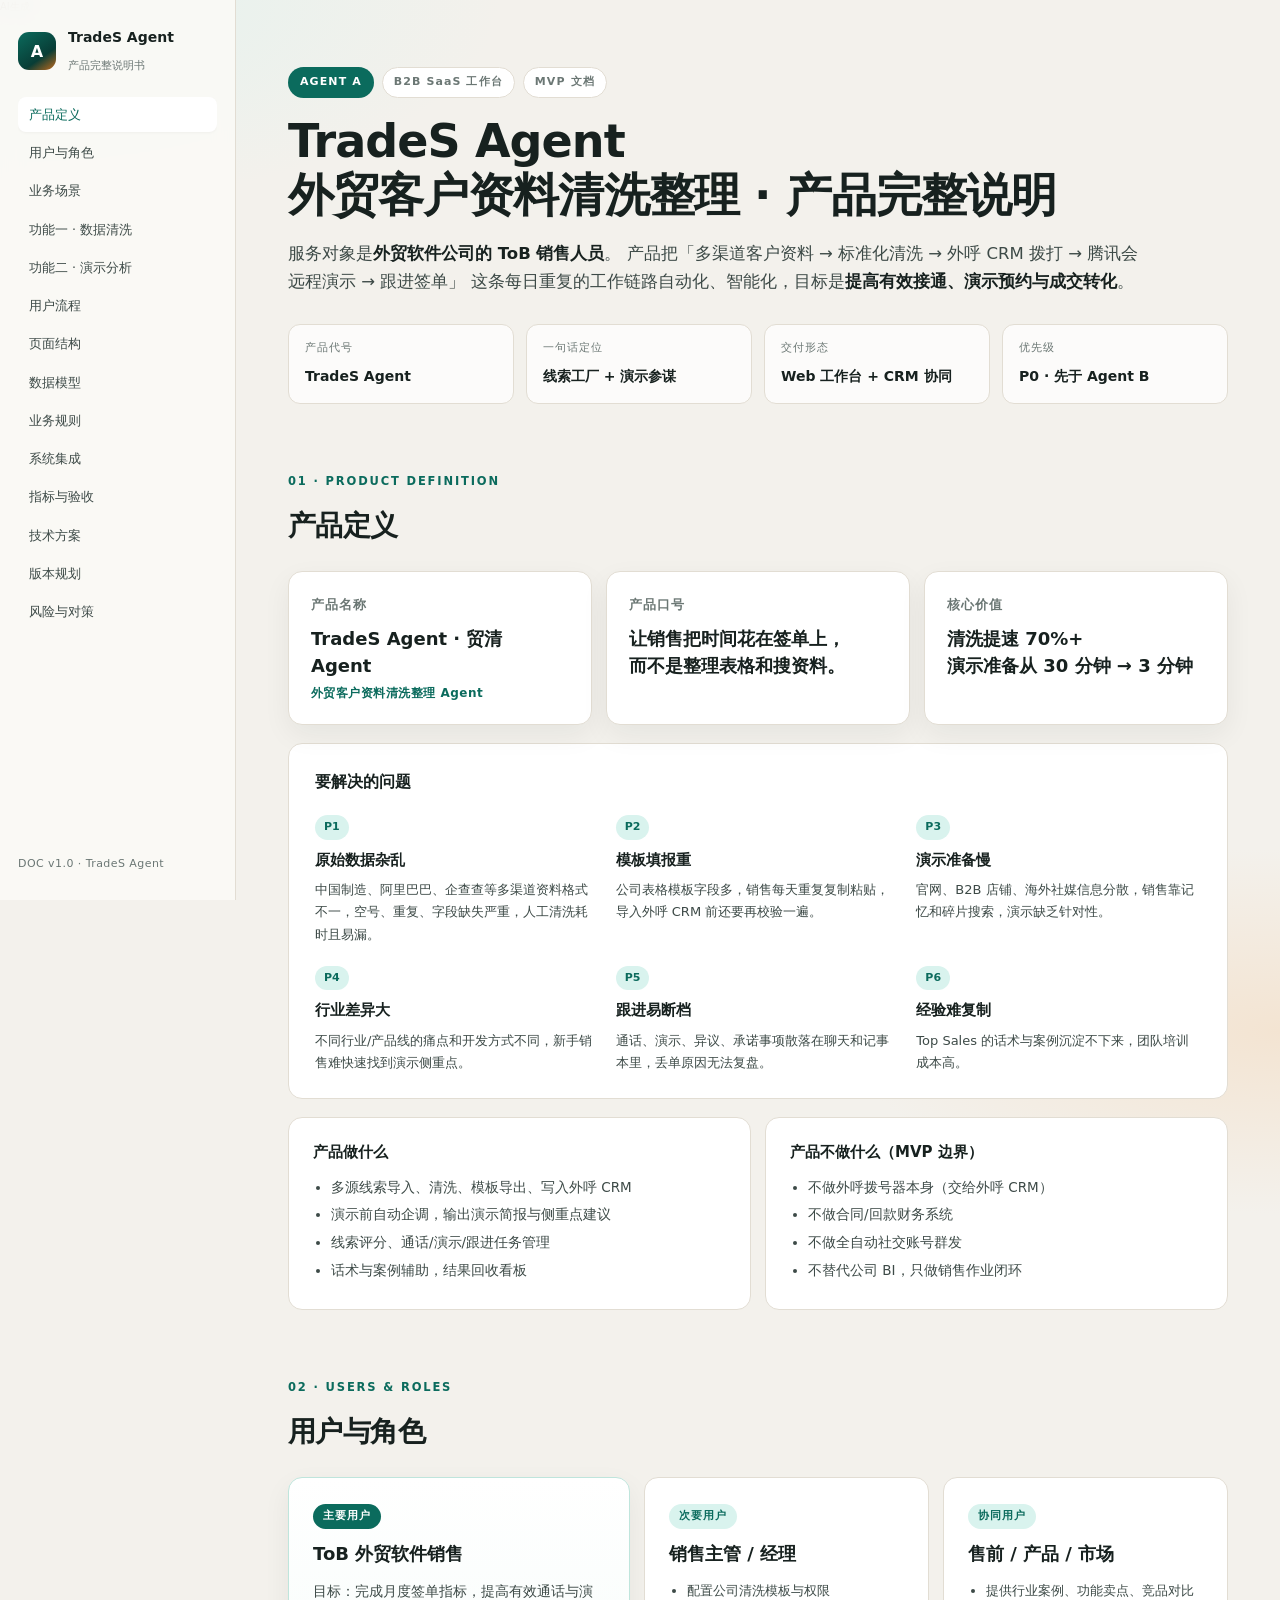
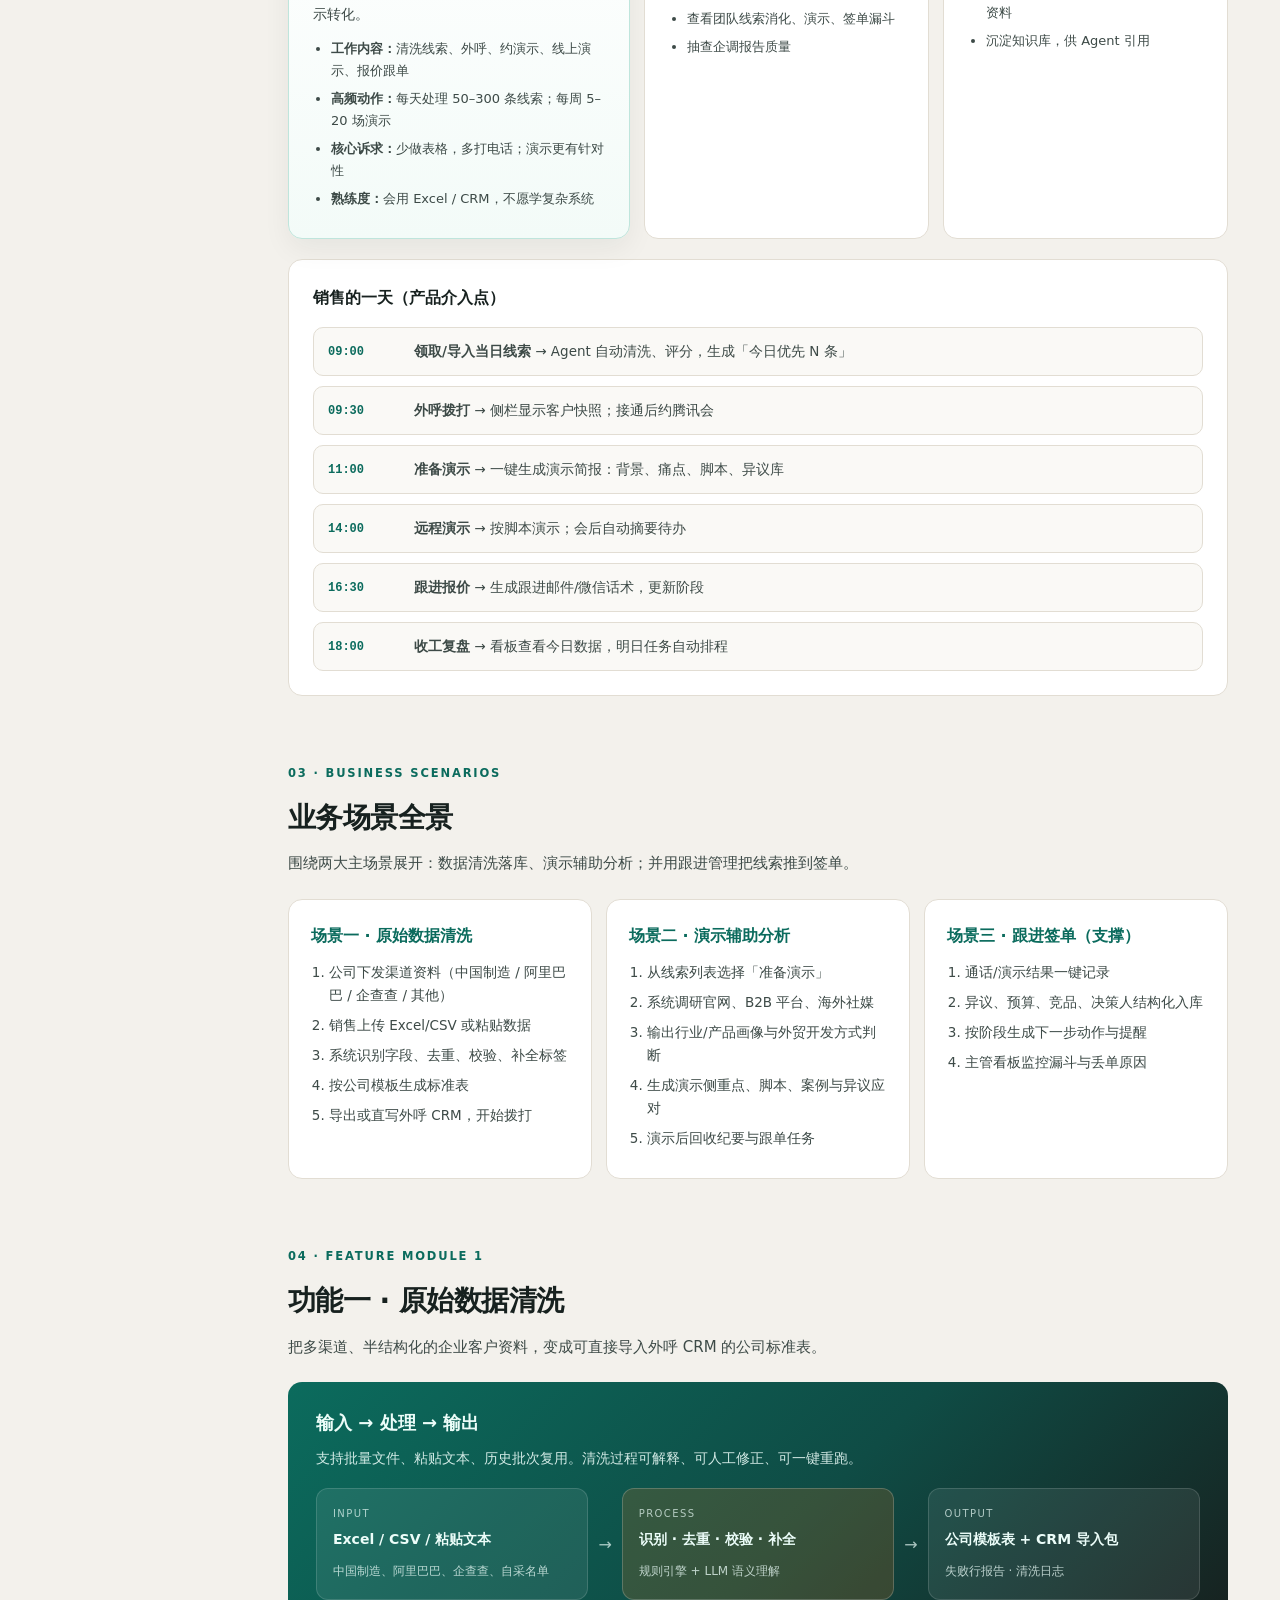
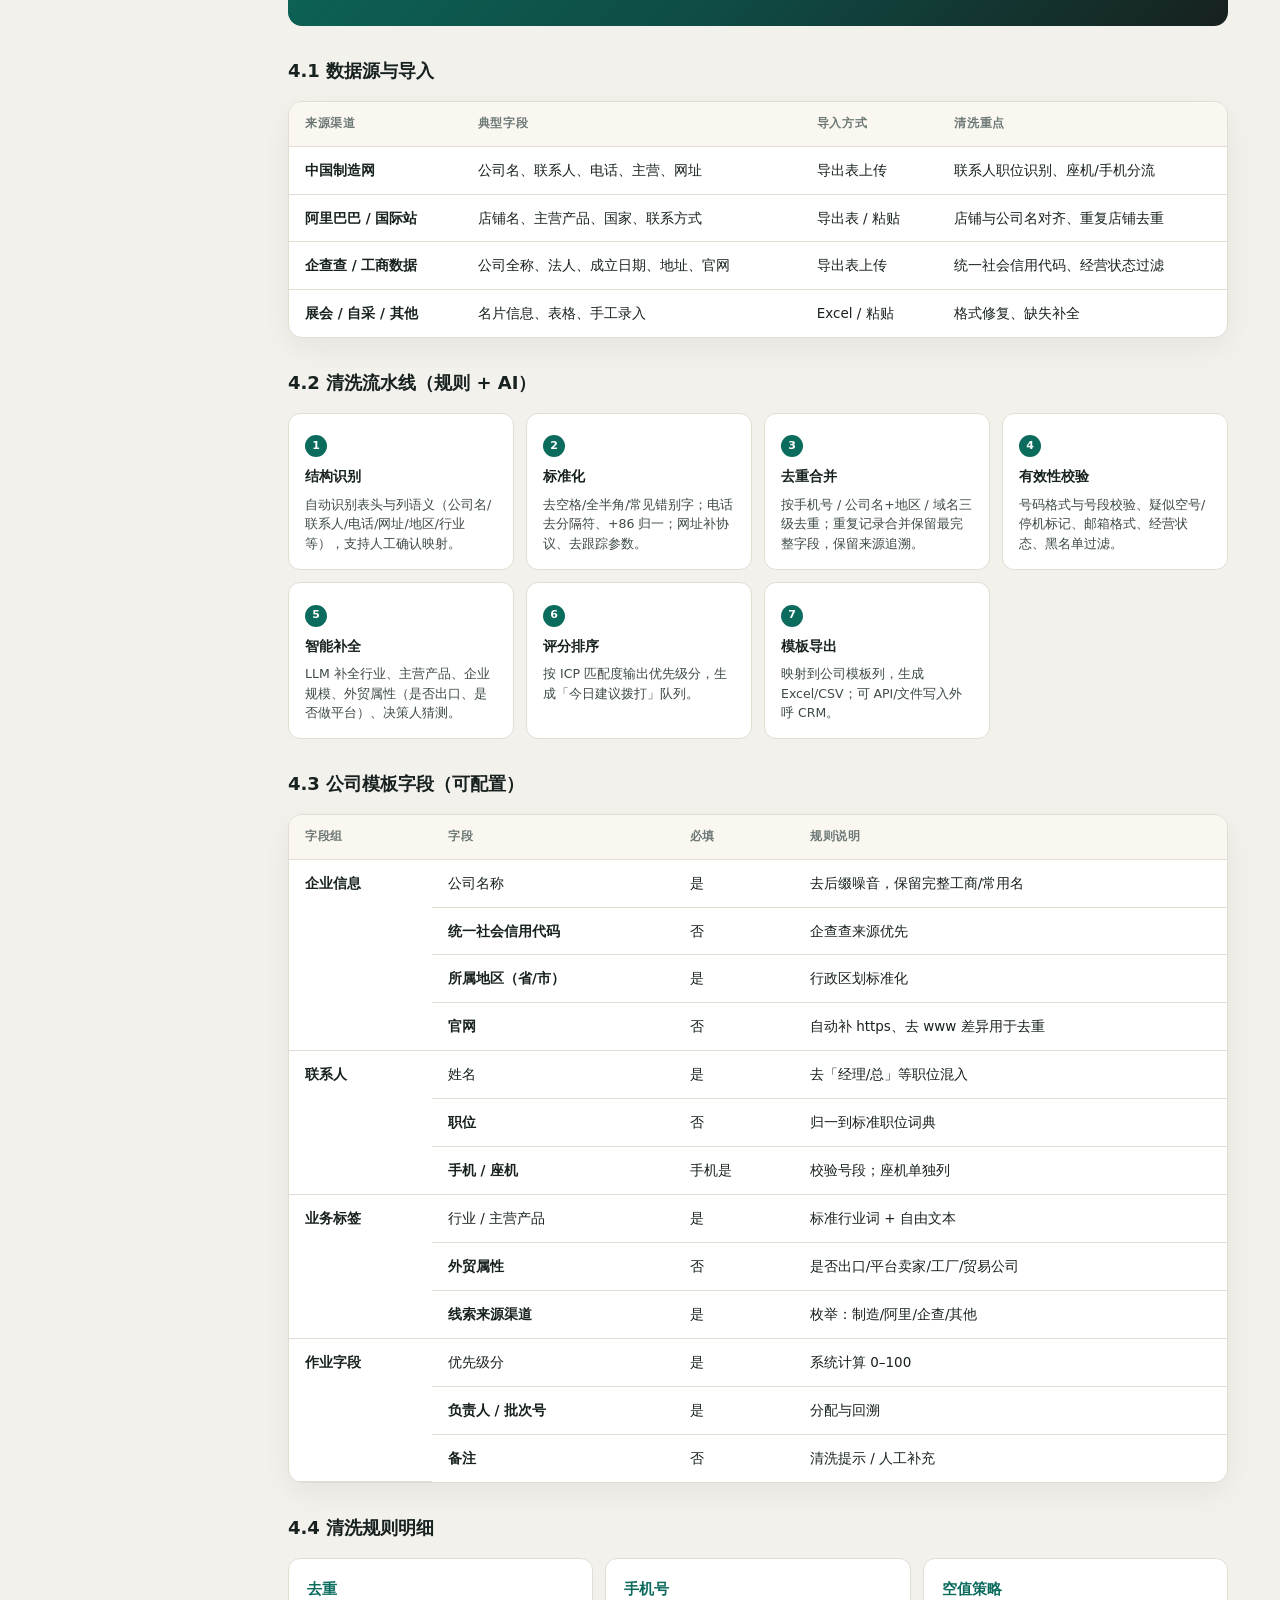
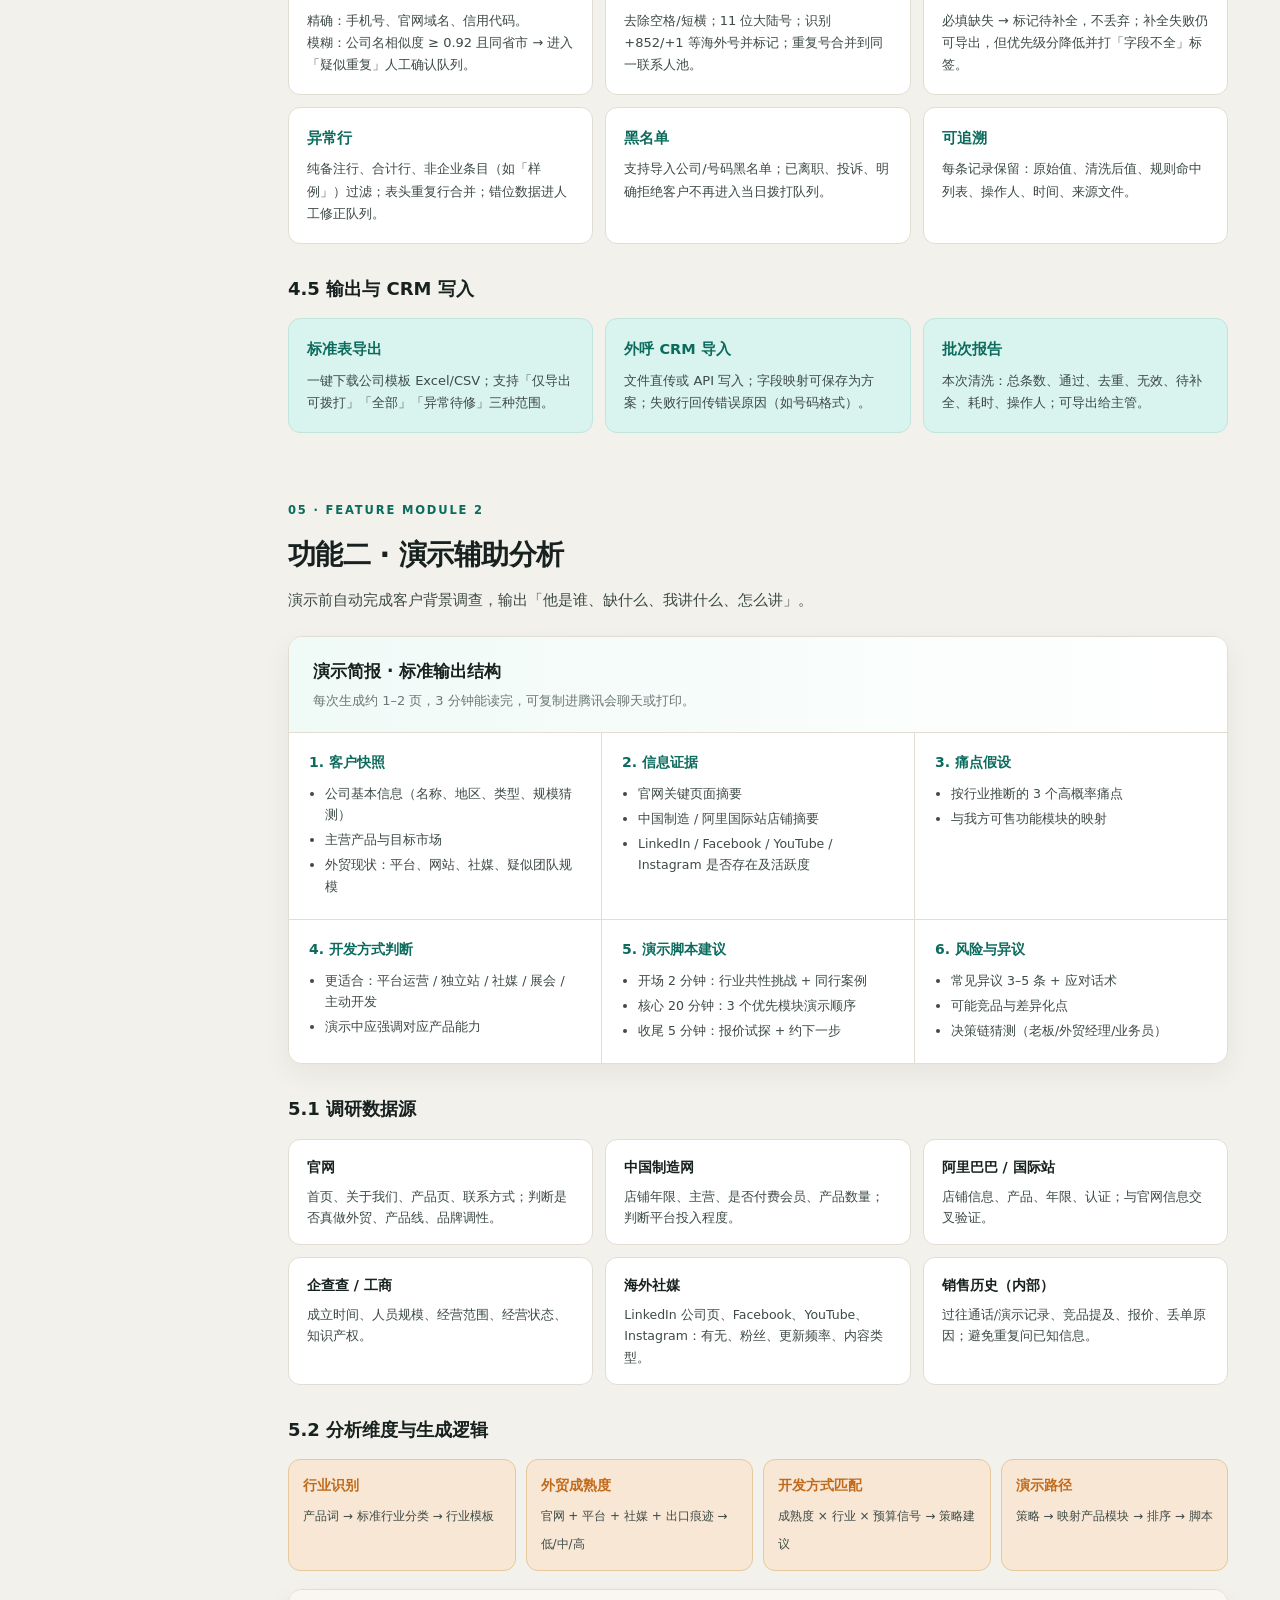
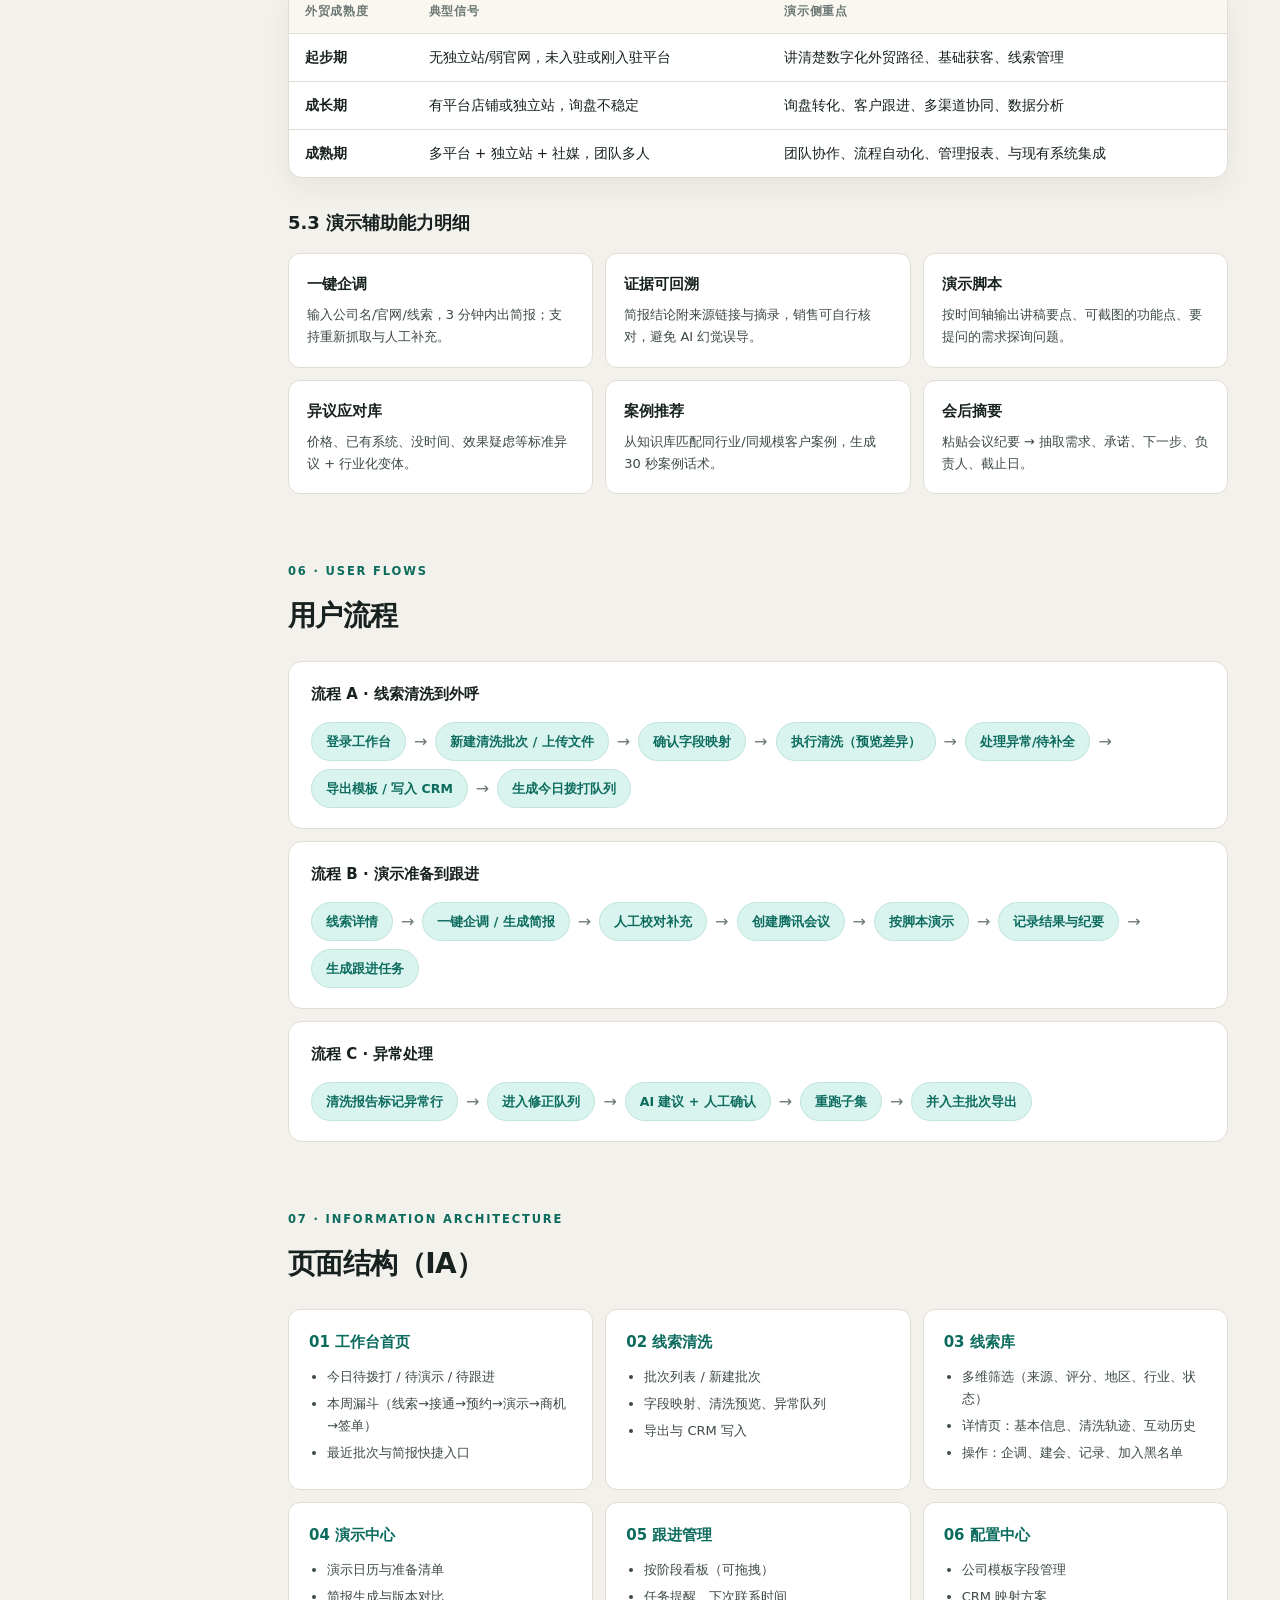
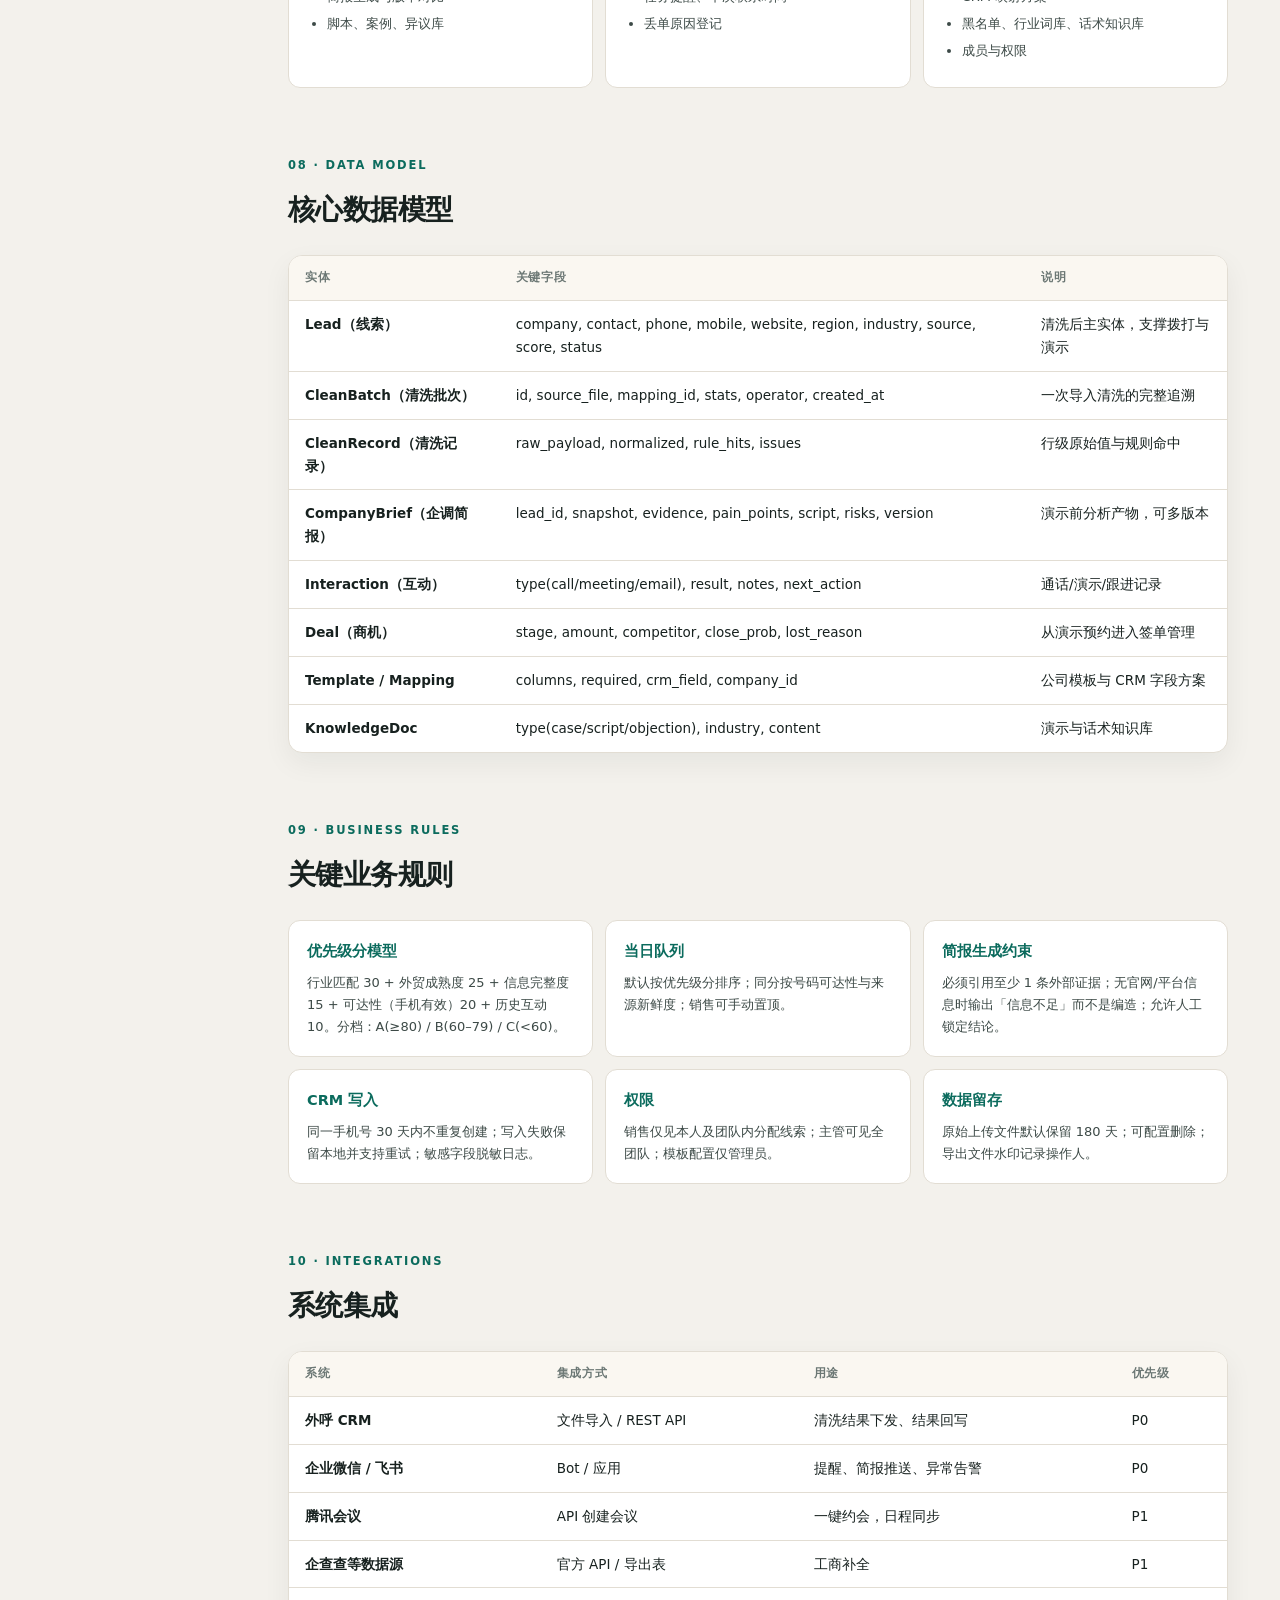
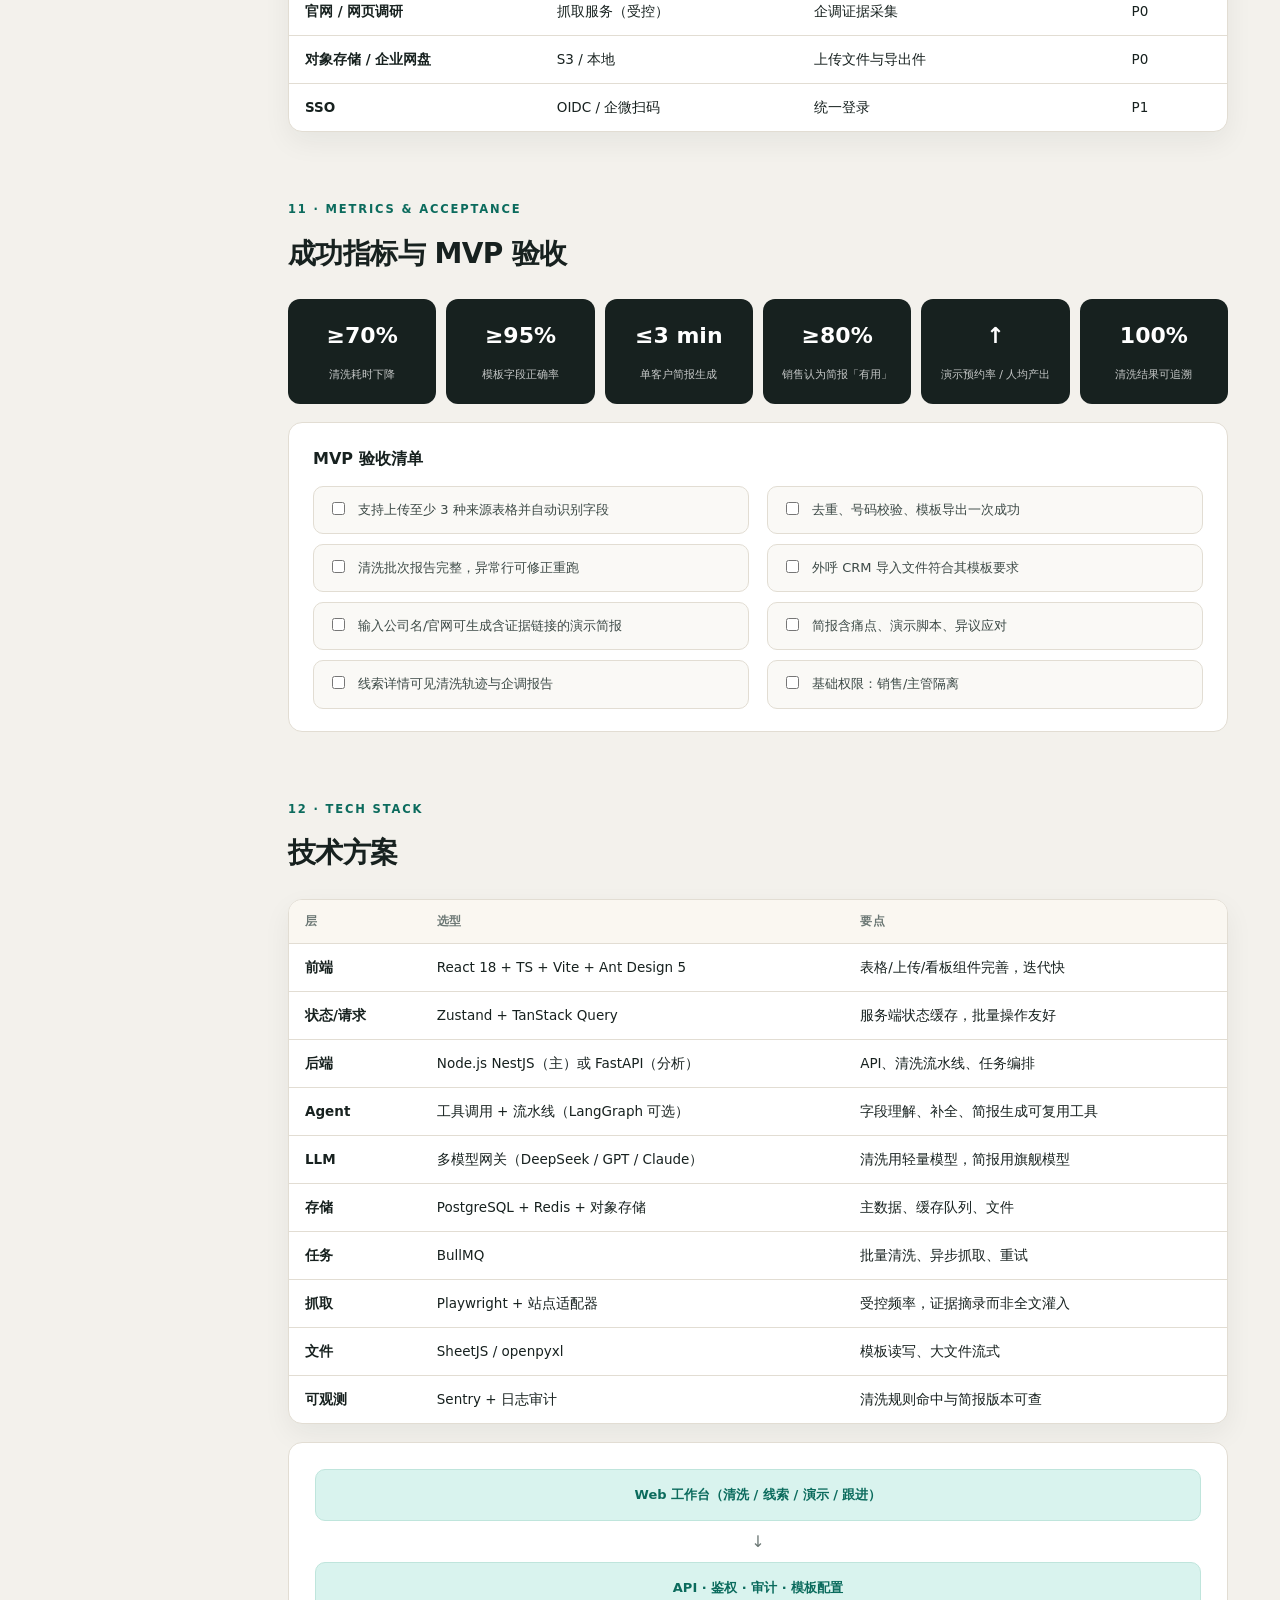
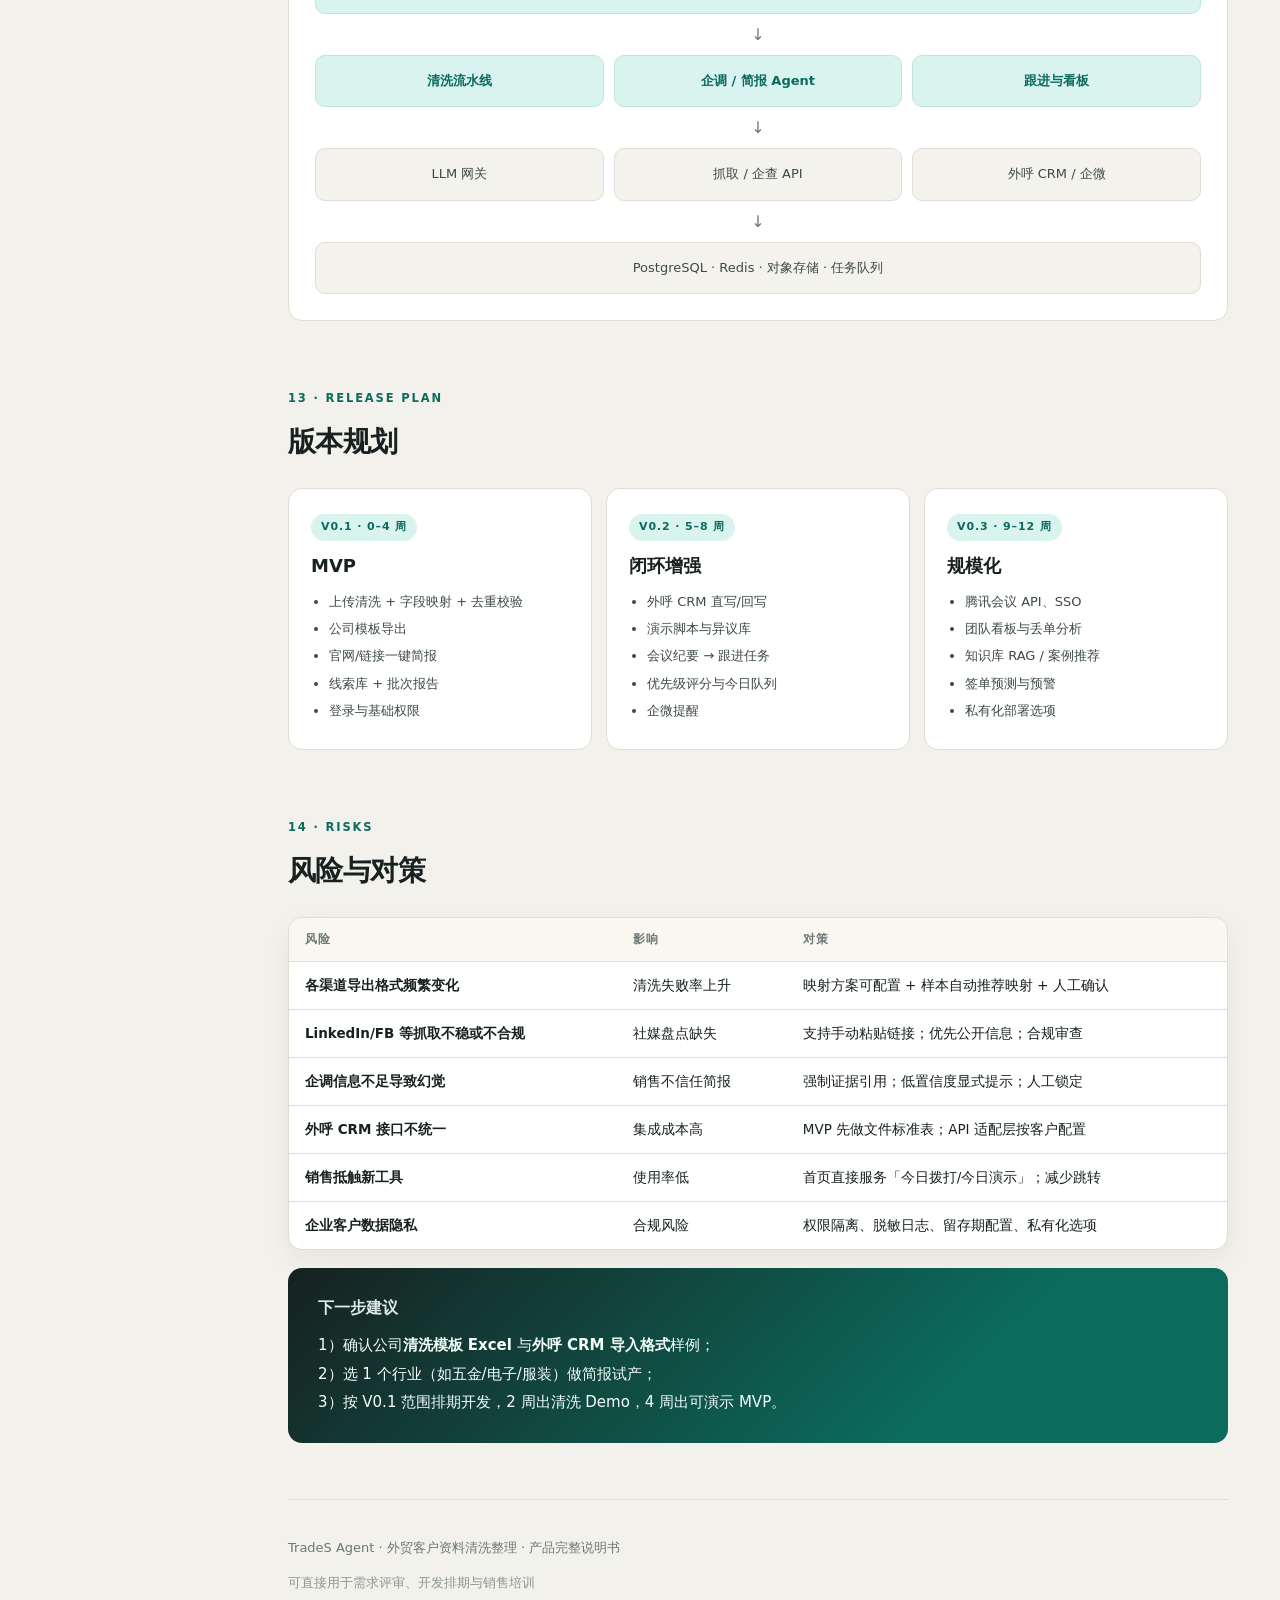
<file: agent-a.html>
<!-- AI生成 -->
<!DOCTYPE html>
<html lang="zh-CN">
<head>
  <meta charset="UTF-8" />
  <meta name="viewport" content="width=device-width, initial-scale=1.0" />
  <title>TradeS Agent 产品完整说明 · 外贸客户资料清洗整理</title>
  <link rel="stylesheet" href="agent-a.css" />
</head>
<body>
<p data-aigc-mark="1" style="margin:0 0 8px;font-size:10px;line-height:1.3;color:#6b6560;font-weight:400;">AI生成</p>

  <aside class="side-nav">
    <div class="brand">
      <span class="brand-mark">A</span>
      <div>
        <strong>TradeS Agent</strong>
        <small>产品完整说明书</small>
      </div>
    </div>
    <nav>
      <a href="#define">产品定义</a>
      <a href="#users">用户与角色</a>
      <a href="#scenes">业务场景</a>
      <a href="#module-1">功能一 · 数据清洗</a>
      <a href="#module-2">功能二 · 演示分析</a>
      <a href="#flows">用户流程</a>
      <a href="#pages">页面结构</a>
      <a href="#data">数据模型</a>
      <a href="#rules">业务规则</a>
      <a href="#integration">系统集成</a>
      <a href="#metrics">指标与验收</a>
      <a href="#tech">技术方案</a>
      <a href="#plan">版本规划</a>
      <a href="#risks">风险与对策</a>
    </nav>
    <div class="side-meta">DOC v1.0 · TradeS Agent</div>
  </aside>

  <main class="content">
    <header class="hero">
      <div class="hero-tags">
        <span class="pill pill-a">AGENT A</span>
        <span class="pill">B2B SaaS 工作台</span>
        <span class="pill">MVP 文档</span>
      </div>
      <h1>TradeS Agent<br />外贸客户资料清洗整理 · 产品完整说明</h1>
      <p class="lead">
        服务对象是<strong>外贸软件公司的 ToB 销售人员</strong>。
        产品把「多渠道客户资料 → 标准化清洗 → 外呼 CRM 拨打 → 腾讯会远程演示 → 跟进签单」
        这条每日重复的工作链路自动化、智能化，目标是<strong>提高有效接通、演示预约与成交转化</strong>。
      </p>
      <div class="hero-meta">
        <div><span>产品代号</span><strong>TradeS Agent</strong></div>
        <div><span>一句话定位</span><strong>线索工厂 + 演示参谋</strong></div>
        <div><span>交付形态</span><strong>Web 工作台 + CRM 协同</strong></div>
        <div><span>优先级</span><strong>P0 · 先于 Agent B</strong></div>
      </div>
    </header>

    <!-- 1 产品定义 -->
    <section class="section" id="define">
      <div class="section-head">
        <p class="eyebrow">01 · PRODUCT DEFINITION</p>
        <h2>产品定义</h2>
      </div>

      <div class="def-grid">
        <article class="def-card">
          <h3>产品名称</h3>
          <p>TradeS Agent · 贸清 Agent<br /><span class="en">外贸客户资料清洗整理 Agent</span></p>
        </article>
        <article class="def-card">
          <h3>产品口号</h3>
          <p>让销售把时间花在签单上，<br />而不是整理表格和搜资料。</p>
        </article>
        <article class="def-card">
          <h3>核心价值</h3>
          <p>清洗提速 70%+<br />演示准备从 30 分钟 → 3 分钟</p>
        </article>
      </div>

      <div class="problem-list">
        <h3>要解决的问题</h3>
        <div class="problem-grid">
          <div>
            <span class="p-no">P1</span>
            <h4>原始数据杂乱</h4>
            <p>中国制造、阿里巴巴、企查查等多渠道资料格式不一，空号、重复、字段缺失严重，人工清洗耗时且易漏。</p>
          </div>
          <div>
            <span class="p-no">P2</span>
            <h4>模板填报重</h4>
            <p>公司表格模板字段多，销售每天重复复制粘贴，导入外呼 CRM 前还要再校验一遍。</p>
          </div>
          <div>
            <span class="p-no">P3</span>
            <h4>演示准备慢</h4>
            <p>官网、B2B 店铺、海外社媒信息分散，销售靠记忆和碎片搜索，演示缺乏针对性。</p>
          </div>
          <div>
            <span class="p-no">P4</span>
            <h4>行业差异大</h4>
            <p>不同行业/产品线的痛点和开发方式不同，新手销售难快速找到演示侧重点。</p>
          </div>
          <div>
            <span class="p-no">P5</span>
            <h4>跟进易断档</h4>
            <p>通话、演示、异议、承诺事项散落在聊天和记事本里，丢单原因无法复盘。</p>
          </div>
          <div>
            <span class="p-no">P6</span>
            <h4>经验难复制</h4>
            <p>Top Sales 的话术与案例沉淀不下来，团队培训成本高。</p>
          </div>
        </div>
      </div>

      <div class="scope-box">
        <div>
          <h4>产品做什么</h4>
          <ul>
            <li>多源线索导入、清洗、模板导出、写入外呼 CRM</li>
            <li>演示前自动企调，输出演示简报与侧重点建议</li>
            <li>线索评分、通话/演示/跟进任务管理</li>
            <li>话术与案例辅助，结果回收看板</li>
          </ul>
        </div>
        <div>
          <h4>产品不做什么（MVP 边界）</h4>
          <ul>
            <li>不做外呼拨号器本身（交给外呼 CRM）</li>
            <li>不做合同/回款财务系统</li>
            <li>不做全自动社交账号群发</li>
            <li>不替代公司 BI，只做销售作业闭环</li>
          </ul>
        </div>
      </div>
    </section>

    <!-- 2 用户 -->
    <section class="section" id="users">
      <div class="section-head">
        <p class="eyebrow">02 · USERS &amp; ROLES</p>
        <h2>用户与角色</h2>
      </div>

      <div class="persona-grid">
        <article class="persona main">
          <div class="persona-tag">主要用户</div>
          <h3>ToB 外贸软件销售</h3>
          <p class="persona-goal">目标：完成月度签单指标，提高有效通话与演示转化。</p>
          <ul>
            <li><strong>工作内容：</strong>清洗线索、外呼、约演示、线上演示、报价跟单</li>
            <li><strong>高频动作：</strong>每天处理 50–300 条线索；每周 5–20 场演示</li>
            <li><strong>核心诉求：</strong>少做表格，多打电话；演示更有针对性</li>
            <li><strong>熟练度：</strong>会用 Excel / CRM，不愿学复杂系统</li>
          </ul>
        </article>
        <article class="persona">
          <div class="persona-tag secondary">次要用户</div>
          <h3>销售主管 / 经理</h3>
          <ul>
            <li>配置公司清洗模板与权限</li>
            <li>查看团队线索消化、演示、签单漏斗</li>
            <li>抽查企调报告质量</li>
          </ul>
        </article>
        <article class="persona">
          <div class="persona-tag secondary">协同用户</div>
          <h3>售前 / 产品 / 市场</h3>
          <ul>
            <li>提供行业案例、功能卖点、竞品对比资料</li>
            <li>沉淀知识库，供 Agent 引用</li>
          </ul>
        </article>
      </div>

      <div class="day-flow">
        <h3>销售的一天（产品介入点）</h3>
        <div class="timeline">
          <div class="t-item">
            <span class="t-time">09:00</span>
            <p><strong>领取/导入当日线索</strong> → Agent 自动清洗、评分，生成「今日优先 N 条」</p>
          </div>
          <div class="t-item">
            <span class="t-time">09:30</span>
            <p><strong>外呼拨打</strong> → 侧栏显示客户快照；接通后约腾讯会</p>
          </div>
          <div class="t-item">
            <span class="t-time">11:00</span>
            <p><strong>准备演示</strong> → 一键生成演示简报：背景、痛点、脚本、异议库</p>
          </div>
          <div class="t-item">
            <span class="t-time">14:00</span>
            <p><strong>远程演示</strong> → 按脚本演示；会后自动摘要待办</p>
          </div>
          <div class="t-item">
            <span class="t-time">16:30</span>
            <p><strong>跟进报价</strong> → 生成跟进邮件/微信话术，更新阶段</p>
          </div>
          <div class="t-item">
            <span class="t-time">18:00</span>
            <p><strong>收工复盘</strong> → 看板查看今日数据，明日任务自动排程</p>
          </div>
        </div>
      </div>
    </section>

    <!-- 3 场景 -->
    <section class="section" id="scenes">
      <div class="section-head">
        <p class="eyebrow">03 · BUSINESS SCENARIOS</p>
        <h2>业务场景全景</h2>
        <p class="section-desc">围绕两大主场景展开：数据清洗落库、演示辅助分析；并用跟进管理把线索推到签单。</p>
      </div>

      <div class="scene-map">
        <div class="scene-col">
          <h3>场景一 · 原始数据清洗</h3>
          <ol>
            <li>公司下发渠道资料（中国制造 / 阿里巴巴 / 企查查 / 其他）</li>
            <li>销售上传 Excel/CSV 或粘贴数据</li>
            <li>系统识别字段、去重、校验、补全标签</li>
            <li>按公司模板生成标准表</li>
            <li>导出或直写外呼 CRM，开始拨打</li>
          </ol>
        </div>
        <div class="scene-col">
          <h3>场景二 · 演示辅助分析</h3>
          <ol>
            <li>从线索列表选择「准备演示」</li>
            <li>系统调研官网、B2B 平台、海外社媒</li>
            <li>输出行业/产品画像与外贸开发方式判断</li>
            <li>生成演示侧重点、脚本、案例与异议应对</li>
            <li>演示后回收纪要与跟单任务</li>
          </ol>
        </div>
        <div class="scene-col">
          <h3>场景三 · 跟进签单（支撑）</h3>
          <ol>
            <li>通话/演示结果一键记录</li>
            <li>异议、预算、竞品、决策人结构化入库</li>
            <li>按阶段生成下一步动作与提醒</li>
            <li>主管看板监控漏斗与丢单原因</li>
          </ol>
        </div>
      </div>
    </section>

    <!-- 4 功能一 -->
    <section class="section" id="module-1">
      <div class="section-head">
        <p class="eyebrow">04 · FEATURE MODULE 1</p>
        <h2>功能一 · 原始数据清洗</h2>
        <p class="section-desc">把多渠道、半结构化的企业客户资料，变成可直接导入外呼 CRM 的公司标准表。</p>
      </div>

      <div class="module-hero">
        <div>
          <h3>输入 → 处理 → 输出</h3>
          <p>支持批量文件、粘贴文本、历史批次复用。清洗过程可解释、可人工修正、可一键重跑。</p>
        </div>
        <div class="io-flow">
          <div class="io-box">
            <span>INPUT</span>
            <strong>Excel / CSV / 粘贴文本</strong>
            <small>中国制造、阿里巴巴、企查查、自采名单</small>
          </div>
          <div class="io-arrow">→</div>
          <div class="io-box core">
            <span>PROCESS</span>
            <strong>识别 · 去重 · 校验 · 补全</strong>
            <small>规则引擎 + LLM 语义理解</small>
          </div>
          <div class="io-arrow">→</div>
          <div class="io-box">
            <span>OUTPUT</span>
            <strong>公司模板表 + CRM 导入包</strong>
            <small>失败行报告 · 清洗日志</small>
          </div>
        </div>
      </div>

      <h3 class="sub-h">4.1 数据源与导入</h3>
      <div class="table-wrap">
        <table>
          <thead>
            <tr>
              <th>来源渠道</th>
              <th>典型字段</th>
              <th>导入方式</th>
              <th>清洗重点</th>
            </tr>
          </thead>
          <tbody>
            <tr>
              <td>中国制造网</td>
              <td>公司名、联系人、电话、主营、网址</td>
              <td>导出表上传</td>
              <td>联系人职位识别、座机/手机分流</td>
            </tr>
            <tr>
              <td>阿里巴巴 / 国际站</td>
              <td>店铺名、主营产品、国家、联系方式</td>
              <td>导出表 / 粘贴</td>
              <td>店铺与公司名对齐、重复店铺去重</td>
            </tr>
            <tr>
              <td>企查查 / 工商数据</td>
              <td>公司全称、法人、成立日期、地址、官网</td>
              <td>导出表上传</td>
              <td>统一社会信用代码、经营状态过滤</td>
            </tr>
            <tr>
              <td>展会 / 自采 / 其他</td>
              <td>名片信息、表格、手工录入</td>
              <td>Excel / 粘贴</td>
              <td>格式修复、缺失补全</td>
            </tr>
          </tbody>
        </table>
      </div>

      <h3 class="sub-h">4.2 清洗流水线（规则 + AI）</h3>
      <div class="pipeline">
        <div class="pipe-step">
          <span class="pipe-no">1</span>
          <h4>结构识别</h4>
          <p>自动识别表头与列语义（公司名/联系人/电话/网址/地区/行业等），支持人工确认映射。</p>
        </div>
        <div class="pipe-step">
          <span class="pipe-no">2</span>
          <h4>标准化</h4>
          <p>去空格/全半角/常见错别字；电话去分隔符、+86 归一；网址补协议、去跟踪参数。</p>
        </div>
        <div class="pipe-step">
          <span class="pipe-no">3</span>
          <h4>去重合并</h4>
          <p>按手机号 / 公司名+地区 / 域名三级去重；重复记录合并保留最完整字段，保留来源追溯。</p>
        </div>
        <div class="pipe-step">
          <span class="pipe-no">4</span>
          <h4>有效性校验</h4>
          <p>号码格式与号段校验、疑似空号/停机标记、邮箱格式、经营状态、黑名单过滤。</p>
        </div>
        <div class="pipe-step">
          <span class="pipe-no">5</span>
          <h4>智能补全</h4>
          <p>LLM 补全行业、主营产品、企业规模、外贸属性（是否出口、是否做平台）、决策人猜测。</p>
        </div>
        <div class="pipe-step">
          <span class="pipe-no">6</span>
          <h4>评分排序</h4>
          <p>按 ICP 匹配度输出优先级分，生成「今日建议拨打」队列。</p>
        </div>
        <div class="pipe-step">
          <span class="pipe-no">7</span>
          <h4>模板导出</h4>
          <p>映射到公司模板列，生成 Excel/CSV；可 API/文件写入外呼 CRM。</p>
        </div>
      </div>

      <h3 class="sub-h">4.3 公司模板字段（可配置）</h3>
      <div class="table-wrap">
        <table>
          <thead>
            <tr>
              <th>字段组</th>
              <th>字段</th>
              <th>必填</th>
              <th>规则说明</th>
            </tr>
          </thead>
          <tbody>
            <tr>
              <td rowspan="4">企业信息</td>
              <td>公司名称</td><td>是</td><td>去后缀噪音，保留完整工商/常用名</td>
            </tr>
            <tr>
              <td>统一社会信用代码</td><td>否</td><td>企查查来源优先</td>
            </tr>
            <tr>
              <td>所属地区（省/市）</td><td>是</td><td>行政区划标准化</td>
            </tr>
            <tr>
              <td>官网</td><td>否</td><td>自动补 https、去 www 差异用于去重</td>
            </tr>
            <tr>
              <td rowspan="3">联系人</td>
              <td>姓名</td><td>是</td><td>去「经理/总」等职位混入</td>
            </tr>
            <tr>
              <td>职位</td><td>否</td><td>归一到标准职位词典</td>
            </tr>
            <tr>
              <td>手机 / 座机</td><td>手机是</td><td>校验号段；座机单独列</td>
            </tr>
            <tr>
              <td rowspan="3">业务标签</td>
              <td>行业 / 主营产品</td><td>是</td><td>标准行业词 + 自由文本</td>
            </tr>
            <tr>
              <td>外贸属性</td><td>否</td><td>是否出口/平台卖家/工厂/贸易公司</td>
            </tr>
            <tr>
              <td>线索来源渠道</td><td>是</td><td>枚举：制造/阿里/企查/其他</td>
            </tr>
            <tr>
              <td rowspan="3">作业字段</td>
              <td>优先级分</td><td>是</td><td>系统计算 0–100</td>
            </tr>
            <tr>
              <td>负责人 / 批次号</td><td>是</td><td>分配与回溯</td>
            </tr>
            <tr>
              <td>备注</td><td>否</td><td>清洗提示 / 人工补充</td>
            </tr>
          </tbody>
        </table>
      </div>

      <h3 class="sub-h">4.4 清洗规则明细</h3>
      <div class="rule-grid">
        <div class="rule">
          <h4>去重</h4>
          <p>精确：手机号、官网域名、信用代码。<br />模糊：公司名相似度 ≥ 0.92 且同省市 → 进入「疑似重复」人工确认队列。</p>
        </div>
        <div class="rule">
          <h4>手机号</h4>
          <p>去除空格/短横；11 位大陆号；识别 +852/+1 等海外号并标记；重复号合并到同一联系人池。</p>
        </div>
        <div class="rule">
          <h4>空值策略</h4>
          <p>必填缺失 → 标记待补全，不丢弃；补全失败仍可导出，但优先级分降低并打「字段不全」标签。</p>
        </div>
        <div class="rule">
          <h4>异常行</h4>
          <p>纯备注行、合计行、非企业条目（如「样例」）过滤；表头重复行合并；错位数据进人工修正队列。</p>
        </div>
        <div class="rule">
          <h4>黑名单</h4>
          <p>支持导入公司/号码黑名单；已离职、投诉、明确拒绝客户不再进入当日拨打队列。</p>
        </div>
        <div class="rule">
          <h4>可追溯</h4>
          <p>每条记录保留：原始值、清洗后值、规则命中列表、操作人、时间、来源文件。</p>
        </div>
      </div>

      <h3 class="sub-h">4.5 输出与 CRM 写入</h3>
      <div class="out-cards">
        <article>
          <h4>标准表导出</h4>
          <p>一键下载公司模板 Excel/CSV；支持「仅导出可拨打」「全部」「异常待修」三种范围。</p>
        </article>
        <article>
          <h4>外呼 CRM 导入</h4>
          <p>文件直传或 API 写入；字段映射可保存为方案；失败行回传错误原因（如号码格式）。</p>
        </article>
        <article>
          <h4>批次报告</h4>
          <p>本次清洗：总条数、通过、去重、无效、待补全、耗时、操作人；可导出给主管。</p>
        </article>
      </div>
    </section>

    <!-- 5 功能二 -->
    <section class="section" id="module-2">
      <div class="section-head">
        <p class="eyebrow">05 · FEATURE MODULE 2</p>
        <h2>功能二 · 演示辅助分析</h2>
        <p class="section-desc">演示前自动完成客户背景调查，输出「他是谁、缺什么、我讲什么、怎么讲」。</p>
      </div>

      <div class="brief-preview">
        <div class="brief-title">
          <h3>演示简报 · 标准输出结构</h3>
          <p>每次生成约 1–2 页，3 分钟能读完，可复制进腾讯会聊天或打印。</p>
        </div>
        <div class="brief-body">
          <div class="brief-block">
            <h4>1. 客户快照</h4>
            <ul>
              <li>公司基本信息（名称、地区、类型、规模猜测）</li>
              <li>主营产品与目标市场</li>
              <li>外贸现状：平台、网站、社媒、疑似团队规模</li>
            </ul>
          </div>
          <div class="brief-block">
            <h4>2. 信息证据</h4>
            <ul>
              <li>官网关键页面摘要</li>
              <li>中国制造 / 阿里国际站店铺摘要</li>
              <li>LinkedIn / Facebook / YouTube / Instagram 是否存在及活跃度</li>
            </ul>
          </div>
          <div class="brief-block">
            <h4>3. 痛点假设</h4>
            <ul>
              <li>按行业推断的 3 个高概率痛点</li>
              <li>与我方可售功能模块的映射</li>
            </ul>
          </div>
          <div class="brief-block">
            <h4>4. 开发方式判断</h4>
            <ul>
              <li>更适合：平台运营 / 独立站 / 社媒 / 展会 / 主动开发</li>
              <li>演示中应强调对应产品能力</li>
            </ul>
          </div>
          <div class="brief-block">
            <h4>5. 演示脚本建议</h4>
            <ul>
              <li>开场 2 分钟：行业共性挑战 + 同行案例</li>
              <li>核心 20 分钟：3 个优先模块演示顺序</li>
              <li>收尾 5 分钟：报价试探 + 约下一步</li>
            </ul>
          </div>
          <div class="brief-block">
            <h4>6. 风险与异议</h4>
            <ul>
              <li>常见异议 3–5 条 + 应对话术</li>
              <li>可能竞品与差异化点</li>
              <li>决策链猜测（老板/外贸经理/业务员）</li>
            </ul>
          </div>
        </div>
      </div>

      <h3 class="sub-h">5.1 调研数据源</h3>
      <div class="source-grid">
        <div>
          <h4>官网</h4>
          <p>首页、关于我们、产品页、联系方式；判断是否真做外贸、产品线、品牌调性。</p>
        </div>
        <div>
          <h4>中国制造网</h4>
          <p>店铺年限、主营、是否付费会员、产品数量；判断平台投入程度。</p>
        </div>
        <div>
          <h4>阿里巴巴 / 国际站</h4>
          <p>店铺信息、产品、年限、认证；与官网信息交叉验证。</p>
        </div>
        <div>
          <h4>企查查 / 工商</h4>
          <p>成立时间、人员规模、经营范围、经营状态、知识产权。</p>
        </div>
        <div>
          <h4>海外社媒</h4>
          <p>LinkedIn 公司页、Facebook、YouTube、Instagram：有无、粉丝、更新频率、内容类型。</p>
        </div>
        <div>
          <h4>销售历史（内部）</h4>
          <p>过往通话/演示记录、竞品提及、报价、丢单原因；避免重复问已知信息。</p>
        </div>
      </div>

      <h3 class="sub-h">5.2 分析维度与生成逻辑</h3>
      <div class="logic-flow">
        <div class="logic-item">
          <strong>行业识别</strong>
          <span>产品词 → 标准行业分类 → 行业模板</span>
        </div>
        <div class="logic-item">
          <strong>外贸成熟度</strong>
          <span>官网 + 平台 + 社媒 + 出口痕迹 → 低/中/高</span>
        </div>
        <div class="logic-item">
          <strong>开发方式匹配</strong>
          <span>成熟度 × 行业 × 预算信号 → 策略建议</span>
        </div>
        <div class="logic-item">
          <strong>演示路径</strong>
          <span>策略 → 映射产品模块 → 排序 → 脚本</span>
        </div>
      </div>

      <div class="table-wrap">
        <table>
          <thead>
            <tr>
              <th>外贸成熟度</th>
              <th>典型信号</th>
              <th>演示侧重点</th>
            </tr>
          </thead>
          <tbody>
            <tr>
              <td>起步期</td>
              <td>无独立站/弱官网，未入驻或刚入驻平台</td>
              <td>讲清楚数字化外贸路径、基础获客、线索管理</td>
            </tr>
            <tr>
              <td>成长期</td>
              <td>有平台店铺或独立站，询盘不稳定</td>
              <td>询盘转化、客户跟进、多渠道协同、数据分析</td>
            </tr>
            <tr>
              <td>成熟期</td>
              <td>多平台 + 独立站 + 社媒，团队多人</td>
              <td>团队协作、流程自动化、管理报表、与现有系统集成</td>
            </tr>
          </tbody>
        </table>
      </div>

      <h3 class="sub-h">5.3 演示辅助能力明细</h3>
      <div class="feature-grid">
        <article class="f-card">
          <h4>一键企调</h4>
          <p>输入公司名/官网/线索，3 分钟内出简报；支持重新抓取与人工补充。</p>
        </article>
        <article class="f-card">
          <h4>证据可回溯</h4>
          <p>简报结论附来源链接与摘录，销售可自行核对，避免 AI 幻觉误导。</p>
        </article>
        <article class="f-card">
          <h4>演示脚本</h4>
          <p>按时间轴输出讲稿要点、可截图的功能点、要提问的需求探询问题。</p>
        </article>
        <article class="f-card">
          <h4>异议应对库</h4>
          <p>价格、已有系统、没时间、效果疑虑等标准异议 + 行业化变体。</p>
        </article>
        <article class="f-card">
          <h4>案例推荐</h4>
          <p>从知识库匹配同行业/同规模客户案例，生成 30 秒案例话术。</p>
        </article>
        <article class="f-card">
          <h4>会后摘要</h4>
          <p>粘贴会议纪要 → 抽取需求、承诺、下一步、负责人、截止日。</p>
        </article>
      </div>
    </section>

    <!-- 6 流程 -->
    <section class="section" id="flows">
      <div class="section-head">
        <p class="eyebrow">06 · USER FLOWS</p>
        <h2>用户流程</h2>
      </div>

      <div class="flow-block">
        <h3>流程 A · 线索清洗到外呼</h3>
        <div class="steps">
          <div class="step">登录工作台</div>
          <div class="step-arrow">→</div>
          <div class="step">新建清洗批次 / 上传文件</div>
          <div class="step-arrow">→</div>
          <div class="step">确认字段映射</div>
          <div class="step-arrow">→</div>
          <div class="step">执行清洗（预览差异）</div>
          <div class="step-arrow">→</div>
          <div class="step">处理异常/待补全</div>
          <div class="step-arrow">→</div>
          <div class="step">导出模板 / 写入 CRM</div>
          <div class="step-arrow">→</div>
          <div class="step">生成今日拨打队列</div>
        </div>
      </div>

      <div class="flow-block">
        <h3>流程 B · 演示准备到跟进</h3>
        <div class="steps">
          <div class="step">线索详情</div>
          <div class="step-arrow">→</div>
          <div class="step">一键企调 / 生成简报</div>
          <div class="step-arrow">→</div>
          <div class="step">人工校对补充</div>
          <div class="step-arrow">→</div>
          <div class="step">创建腾讯会议</div>
          <div class="step-arrow">→</div>
          <div class="step">按脚本演示</div>
          <div class="step-arrow">→</div>
          <div class="step">记录结果与纪要</div>
          <div class="step-arrow">→</div>
          <div class="step">生成跟进任务</div>
        </div>
      </div>

      <div class="flow-block">
        <h3>流程 C · 异常处理</h3>
        <div class="steps">
          <div class="step">清洗报告标记异常行</div>
          <div class="step-arrow">→</div>
          <div class="step">进入修正队列</div>
          <div class="step-arrow">→</div>
          <div class="step">AI 建议 + 人工确认</div>
          <div class="step-arrow">→</div>
          <div class="step">重跑子集</div>
          <div class="step-arrow">→</div>
          <div class="step">并入主批次导出</div>
        </div>
      </div>
    </section>

    <!-- 7 页面 -->
    <section class="section" id="pages">
      <div class="section-head">
        <p class="eyebrow">07 · INFORMATION ARCHITECTURE</p>
        <h2>页面结构（IA）</h2>
      </div>

      <div class="ia-grid">
        <article>
          <h3>01 工作台首页</h3>
          <ul>
            <li>今日待拨打 / 待演示 / 待跟进</li>
            <li>本周漏斗（线索→接通→预约→演示→商机→签单）</li>
            <li>最近批次与简报快捷入口</li>
          </ul>
        </article>
        <article>
          <h3>02 线索清洗</h3>
          <ul>
            <li>批次列表 / 新建批次</li>
            <li>字段映射、清洗预览、异常队列</li>
            <li>导出与 CRM 写入</li>
          </ul>
        </article>
        <article>
          <h3>03 线索库</h3>
          <ul>
            <li>多维筛选（来源、评分、地区、行业、状态）</li>
            <li>详情页：基本信息、清洗轨迹、互动历史</li>
            <li>操作：企调、建会、记录、加入黑名单</li>
          </ul>
        </article>
        <article>
          <h3>04 演示中心</h3>
          <ul>
            <li>演示日历与准备清单</li>
            <li>简报生成与版本对比</li>
            <li>脚本、案例、异议库</li>
          </ul>
        </article>
        <article>
          <h3>05 跟进管理</h3>
          <ul>
            <li>按阶段看板（可拖拽）</li>
            <li>任务提醒、下次联系时间</li>
            <li>丢单原因登记</li>
          </ul>
        </article>
        <article>
          <h3>06 配置中心</h3>
          <ul>
            <li>公司模板字段管理</li>
            <li>CRM 映射方案</li>
            <li>黑名单、行业词库、话术知识库</li>
            <li>成员与权限</li>
          </ul>
        </article>
      </div>
    </section>

    <!-- 8 数据 -->
    <section class="section" id="data">
      <div class="section-head">
        <p class="eyebrow">08 · DATA MODEL</p>
        <h2>核心数据模型</h2>
      </div>
      <div class="table-wrap">
        <table>
          <thead>
            <tr>
              <th>实体</th>
              <th>关键字段</th>
              <th>说明</th>
            </tr>
          </thead>
          <tbody>
            <tr>
              <td>Lead（线索）</td>
              <td>company, contact, phone, mobile, website, region, industry, source, score, status</td>
              <td>清洗后主实体，支撑拨打与演示</td>
            </tr>
            <tr>
              <td>CleanBatch（清洗批次）</td>
              <td>id, source_file, mapping_id, stats, operator, created_at</td>
              <td>一次导入清洗的完整追溯</td>
            </tr>
            <tr>
              <td>CleanRecord（清洗记录）</td>
              <td>raw_payload, normalized, rule_hits, issues</td>
              <td>行级原始值与规则命中</td>
            </tr>
            <tr>
              <td>CompanyBrief（企调简报）</td>
              <td>lead_id, snapshot, evidence, pain_points, script, risks, version</td>
              <td>演示前分析产物，可多版本</td>
            </tr>
            <tr>
              <td>Interaction（互动）</td>
              <td>type(call/meeting/email), result, notes, next_action</td>
              <td>通话/演示/跟进记录</td>
            </tr>
            <tr>
              <td>Deal（商机）</td>
              <td>stage, amount, competitor, close_prob, lost_reason</td>
              <td>从演示预约进入签单管理</td>
            </tr>
            <tr>
              <td>Template / Mapping</td>
              <td>columns, required, crm_field, company_id</td>
              <td>公司模板与 CRM 字段方案</td>
            </tr>
            <tr>
              <td>KnowledgeDoc</td>
              <td>type(case/script/objection), industry, content</td>
              <td>演示与话术知识库</td>
            </tr>
          </tbody>
        </table>
      </div>
    </section>

    <!-- 9 业务规则 -->
    <section class="section" id="rules">
      <div class="section-head">
        <p class="eyebrow">09 · BUSINESS RULES</p>
        <h2>关键业务规则</h2>
      </div>
      <div class="rule-grid">
        <div class="rule">
          <h4>优先级分模型</h4>
          <p>行业匹配 30 + 外贸成熟度 25 + 信息完整度 15 + 可达性（手机有效）20 + 历史互动 10。分档：A(≥80) / B(60–79) / C(&lt;60)。</p>
        </div>
        <div class="rule">
          <h4>当日队列</h4>
          <p>默认按优先级分排序；同分按号码可达性与来源新鲜度；销售可手动置顶。</p>
        </div>
        <div class="rule">
          <h4>简报生成约束</h4>
          <p>必须引用至少 1 条外部证据；无官网/平台信息时输出「信息不足」而不是编造；允许人工锁定结论。</p>
        </div>
        <div class="rule">
          <h4>CRM 写入</h4>
          <p>同一手机号 30 天内不重复创建；写入失败保留本地并支持重试；敏感字段脱敏日志。</p>
        </div>
        <div class="rule">
          <h4>权限</h4>
          <p>销售仅见本人及团队内分配线索；主管可见全团队；模板配置仅管理员。</p>
        </div>
        <div class="rule">
          <h4>数据留存</h4>
          <p>原始上传文件默认保留 180 天；可配置删除；导出文件水印记录操作人。</p>
        </div>
      </div>
    </section>

    <!-- 10 集成 -->
    <section class="section" id="integration">
      <div class="section-head">
        <p class="eyebrow">10 · INTEGRATIONS</p>
        <h2>系统集成</h2>
      </div>
      <div class="table-wrap">
        <table>
          <thead>
            <tr>
              <th>系统</th>
              <th>集成方式</th>
              <th>用途</th>
              <th>优先级</th>
            </tr>
          </thead>
          <tbody>
            <tr>
              <td>外呼 CRM</td>
              <td>文件导入 / REST API</td>
              <td>清洗结果下发、结果回写</td>
              <td>P0</td>
            </tr>
            <tr>
              <td>企业微信 / 飞书</td>
              <td>Bot / 应用</td>
              <td>提醒、简报推送、异常告警</td>
              <td>P0</td>
            </tr>
            <tr>
              <td>腾讯会议</td>
              <td>API 创建会议</td>
              <td>一键约会，日程同步</td>
              <td>P1</td>
            </tr>
            <tr>
              <td>企查查等数据源</td>
              <td>官方 API / 导出表</td>
              <td>工商补全</td>
              <td>P1</td>
            </tr>
            <tr>
              <td>官网 / 网页调研</td>
              <td>抓取服务（受控）</td>
              <td>企调证据采集</td>
              <td>P0</td>
            </tr>
            <tr>
              <td>对象存储 / 企业网盘</td>
              <td>S3 / 本地</td>
              <td>上传文件与导出件</td>
              <td>P0</td>
            </tr>
            <tr>
              <td>SSO</td>
              <td>OIDC / 企微扫码</td>
              <td>统一登录</td>
              <td>P1</td>
            </tr>
          </tbody>
        </table>
      </div>
    </section>

    <!-- 11 指标 -->
    <section class="section" id="metrics">
      <div class="section-head">
        <p class="eyebrow">11 · METRICS &amp; ACCEPTANCE</p>
        <h2>成功指标与 MVP 验收</h2>
      </div>

      <div class="kpi-grid">
        <div class="kpi"><strong>≥70%</strong><span>清洗耗时下降</span></div>
        <div class="kpi"><strong>≥95%</strong><span>模板字段正确率</span></div>
        <div class="kpi"><strong>≤3 min</strong><span>单客户简报生成</span></div>
        <div class="kpi"><strong>≥80%</strong><span>销售认为简报「有用」</span></div>
        <div class="kpi"><strong>↑</strong><span>演示预约率 / 人均产出</span></div>
        <div class="kpi"><strong>100%</strong><span>清洗结果可追溯</span></div>
      </div>

      <div class="accept">
        <h3>MVP 验收清单</h3>
        <div class="accept-grid">
          <label><input type="checkbox" /> 支持上传至少 3 种来源表格并自动识别字段</label>
          <label><input type="checkbox" /> 去重、号码校验、模板导出一次成功</label>
          <label><input type="checkbox" /> 清洗批次报告完整，异常行可修正重跑</label>
          <label><input type="checkbox" /> 外呼 CRM 导入文件符合其模板要求</label>
          <label><input type="checkbox" /> 输入公司名/官网可生成含证据链接的演示简报</label>
          <label><input type="checkbox" /> 简报含痛点、演示脚本、异议应对</label>
          <label><input type="checkbox" /> 线索详情可见清洗轨迹与企调报告</label>
          <label><input type="checkbox" /> 基础权限：销售/主管隔离</label>
        </div>
      </div>
    </section>

    <!-- 12 技术 -->
    <section class="section" id="tech">
      <div class="section-head">
        <p class="eyebrow">12 · TECH STACK</p>
        <h2>技术方案</h2>
      </div>
      <div class="table-wrap">
        <table>
          <thead>
            <tr><th>层</th><th>选型</th><th>要点</th></tr>
          </thead>
          <tbody>
            <tr><td>前端</td><td>React 18 + TS + Vite + Ant Design 5</td><td>表格/上传/看板组件完善，迭代快</td></tr>
            <tr><td>状态/请求</td><td>Zustand + TanStack Query</td><td>服务端状态缓存，批量操作友好</td></tr>
            <tr><td>后端</td><td>Node.js NestJS（主）或 FastAPI（分析）</td><td>API、清洗流水线、任务编排</td></tr>
            <tr><td>Agent</td><td>工具调用 + 流水线（LangGraph 可选）</td><td>字段理解、补全、简报生成可复用工具</td></tr>
            <tr><td>LLM</td><td>多模型网关（DeepSeek / GPT / Claude）</td><td>清洗用轻量模型，简报用旗舰模型</td></tr>
            <tr><td>存储</td><td>PostgreSQL + Redis + 对象存储</td><td>主数据、缓存队列、文件</td></tr>
            <tr><td>任务</td><td>BullMQ</td><td>批量清洗、异步抓取、重试</td></tr>
            <tr><td>抓取</td><td>Playwright + 站点适配器</td><td>受控频率，证据摘录而非全文灌入</td></tr>
            <tr><td>文件</td><td>SheetJS / openpyxl</td><td>模板读写、大文件流式</td></tr>
            <tr><td>可观测</td><td>Sentry + 日志审计</td><td>清洗规则命中与简报版本可查</td></tr>
          </tbody>
        </table>
      </div>

      <div class="arch">
        <div class="arch-row"><div class="arch-box">Web 工作台（清洗 / 线索 / 演示 / 跟进）</div></div>
        <div class="arch-down">↓</div>
        <div class="arch-row"><div class="arch-box wide">API · 鉴权 · 审计 · 模板配置</div></div>
        <div class="arch-down">↓</div>
        <div class="arch-row three">
          <div class="arch-box">清洗流水线</div>
          <div class="arch-box">企调 / 简报 Agent</div>
          <div class="arch-box">跟进与看板</div>
        </div>
        <div class="arch-down">↓</div>
        <div class="arch-row three">
          <div class="arch-box muted">LLM 网关</div>
          <div class="arch-box muted">抓取 / 企查 API</div>
          <div class="arch-box muted">外呼 CRM / 企微</div>
        </div>
        <div class="arch-down">↓</div>
        <div class="arch-row"><div class="arch-box muted wide">PostgreSQL · Redis · 对象存储 · 任务队列</div></div>
      </div>
    </section>

    <!-- 13 规划 -->
    <section class="section" id="plan">
      <div class="section-head">
        <p class="eyebrow">13 · RELEASE PLAN</p>
        <h2>版本规划</h2>
      </div>
      <div class="release">
        <article class="rel">
          <div class="rel-tag">V0.1 · 0–4 周</div>
          <h3>MVP</h3>
          <ul>
            <li>上传清洗 + 字段映射 + 去重校验</li>
            <li>公司模板导出</li>
            <li>官网/链接一键简报</li>
            <li>线索库 + 批次报告</li>
            <li>登录与基础权限</li>
          </ul>
        </article>
        <article class="rel">
          <div class="rel-tag">V0.2 · 5–8 周</div>
          <h3>闭环增强</h3>
          <ul>
            <li>外呼 CRM 直写/回写</li>
            <li>演示脚本与异议库</li>
            <li>会议纪要 → 跟进任务</li>
            <li>优先级评分与今日队列</li>
            <li>企微提醒</li>
          </ul>
        </article>
        <article class="rel">
          <div class="rel-tag">V0.3 · 9–12 周</div>
          <h3>规模化</h3>
          <ul>
            <li>腾讯会议 API、SSO</li>
            <li>团队看板与丢单分析</li>
            <li>知识库 RAG / 案例推荐</li>
            <li>签单预测与预警</li>
            <li>私有化部署选项</li>
          </ul>
        </article>
      </div>
    </section>

    <!-- 14 风险 -->
    <section class="section" id="risks">
      <div class="section-head">
        <p class="eyebrow">14 · RISKS</p>
        <h2>风险与对策</h2>
      </div>
      <div class="table-wrap">
        <table>
          <thead>
            <tr><th>风险</th><th>影响</th><th>对策</th></tr>
          </thead>
          <tbody>
            <tr>
              <td>各渠道导出格式频繁变化</td>
              <td>清洗失败率上升</td>
              <td>映射方案可配置 + 样本自动推荐映射 + 人工确认</td>
            </tr>
            <tr>
              <td>LinkedIn/FB 等抓取不稳或不合规</td>
              <td>社媒盘点缺失</td>
              <td>支持手动粘贴链接；优先公开信息；合规审查</td>
            </tr>
            <tr>
              <td>企调信息不足导致幻觉</td>
              <td>销售不信任简报</td>
              <td>强制证据引用；低置信度显式提示；人工锁定</td>
            </tr>
            <tr>
              <td>外呼 CRM 接口不统一</td>
              <td>集成成本高</td>
              <td>MVP 先做文件标准表；API 适配层按客户配置</td>
            </tr>
            <tr>
              <td>销售抵触新工具</td>
              <td>使用率低</td>
              <td>首页直接服务「今日拨打/今日演示」；减少跳转</td>
            </tr>
            <tr>
              <td>企业客户数据隐私</td>
              <td>合规风险</td>
              <td>权限隔离、脱敏日志、留存期配置、私有化选项</td>
            </tr>
          </tbody>
        </table>
      </div>

      <div class="final">
        <h3>下一步建议</h3>
        <p>
          1）确认公司<strong>清洗模板 Excel</strong> 与<strong>外呼 CRM 导入格式</strong>样例；<br />
          2）选 1 个行业（如五金/电子/服装）做简报试产；<br />
          3）按 V0.1 范围排期开发，2 周出清洗 Demo，4 周出可演示 MVP。
        </p>
      </div>
    </section>

    <footer class="footer">
      <p>TradeS Agent · 外贸客户资料清洗整理 · 产品完整说明书</p>
      <p class="muted">可直接用于需求评审、开发排期与销售培训</p>
    </footer>
  </main>

  <script src="agent-a.js"></script>
</body>
</html>
</file>
<file: agent-a.css>
/* Agent A 产品说明书 */
:root {
  --bg: #f3f1ec;
  --bg-soft: #faf9f6;
  --ink: #17211f;
  --ink-2: #3d4a47;
  --ink-3: #6b7774;
  --line: #e2ddd3;
  --card: #ffffff;
  --accent: #0b6b5d;
  --accent-2: #c26a1b;
  --accent-soft: #d9f3ee;
  --accent-2-soft: #f7e7d4;
  --nav-w: 236px;
  --radius: 14px;
  --shadow: 0 10px 28px rgba(23, 33, 31, 0.06);
  --font: "PingFang SC", "Microsoft YaHei", "Segoe UI", system-ui, sans-serif;
  --mono: "SFMono-Regular", Consolas, monospace;
}

* { box-sizing: border-box; }
html { scroll-behavior: smooth; }
body {
  margin: 0;
  font-family: var(--font);
  color: var(--ink);
  line-height: 1.7;
  background:
    radial-gradient(1000px 420px at 0% 0%, #e3f2ee 0%, transparent 50%),
    radial-gradient(900px 380px at 100% 8%, #f3e4d2 0%, transparent 48%),
    var(--bg);
}

.side-nav {
  position: fixed;
  inset: 0 auto 0 0;
  width: var(--nav-w);
  padding: 26px 18px;
  border-right: 1px solid var(--line);
  background: rgba(250, 249, 246, 0.94);
  backdrop-filter: blur(10px);
  display: flex;
  flex-direction: column;
  gap: 20px;
  z-index: 20;
}
.brand { display: flex; gap: 12px; align-items: center; }
.brand-mark {
  width: 38px; height: 38px; border-radius: 11px;
  background: linear-gradient(145deg, var(--accent), #083d36 65%, var(--accent-2));
  color: #fff; display: grid; place-items: center; font-weight: 700;
}
.brand strong { display: block; font-size: 14px; }
.brand small { color: var(--ink-3); font-size: 11px; }
.side-nav nav { display: flex; flex-direction: column; gap: 3px; flex: 1; overflow: auto; }
.side-nav nav a {
  text-decoration: none; color: var(--ink-2); font-size: 12.5px;
  padding: 7px 11px; border-radius: 8px;
}
.side-nav nav a:hover, .side-nav nav a.active {
  background: #fff; color: var(--accent); box-shadow: 0 1px 3px rgba(0,0,0,.04);
}
.side-meta { font-size: 11px; color: var(--ink-3); letter-spacing: .04em; }

.content {
  margin-left: var(--nav-w);
  padding: 46px 52px 80px;
  max-width: 1160px;
}

/* hero */
.hero-tags { display: flex; gap: 8px; flex-wrap: wrap; margin-bottom: 16px; }
.pill {
  font-size: 11px; letter-spacing: .1em; font-weight: 700;
  padding: 5px 11px; border-radius: 999px; background: #fff; border: 1px solid var(--line); color: var(--ink-3);
}
.pill-a { background: var(--accent); color: #fff; border-color: transparent; }
.hero h1 {
  margin: 0 0 18px; font-size: clamp(30px, 4.2vw, 46px); line-height: 1.18; letter-spacing: -0.02em;
}
.lead { margin: 0 0 28px; max-width: 860px; font-size: 16.5px; color: var(--ink-2); }
.lead strong { color: var(--ink); }
.hero-meta {
  display: grid; grid-template-columns: repeat(4, 1fr); gap: 12px;
}
.hero-meta div {
  background: rgba(255,255,255,.75); border: 1px solid var(--line); border-radius: 12px; padding: 14px 16px;
}
.hero-meta span { display: block; font-size: 11px; color: var(--ink-3); letter-spacing: .08em; margin-bottom: 4px; }
.hero-meta strong { font-size: 14px; }

/* sections */
.section { margin: 68px 0 0; scroll-margin-top: 24px; }
.section-head { margin-bottom: 22px; }
.eyebrow {
  margin: 0 0 10px; font-size: 11.5px; letter-spacing: .16em; font-weight: 700; color: var(--accent);
}
.section-head h2 { margin: 0 0 10px; font-size: 28px; letter-spacing: -0.02em; }
.section-desc { margin: 0; max-width: 820px; color: var(--ink-2); font-size: 15px; }
.sub-h { margin: 30px 0 14px; font-size: 18px; }

/* define */
.def-grid { display: grid; grid-template-columns: repeat(3, 1fr); gap: 14px; margin-bottom: 18px; }
.def-card {
  background: var(--card); border: 1px solid var(--line); border-radius: var(--radius); padding: 22px; box-shadow: var(--shadow);
}
.def-card h3 { margin: 0 0 10px; font-size: 13px; letter-spacing: .08em; color: var(--ink-3); font-weight: 600; }
.def-card p { margin: 0; font-size: 18px; font-weight: 650; line-height: 1.45; }
.def-card .en { display: block; margin-top: 6px; font-size: 12px; color: var(--accent); font-weight: 600; letter-spacing: .04em; }

.problem-list {
  background: var(--card); border: 1px solid var(--line); border-radius: var(--radius); padding: 24px 26px; margin: 18px 0;
}
.problem-list h3 { margin: 0 0 16px; font-size: 16px; }
.problem-grid { display: grid; grid-template-columns: repeat(3, 1fr); gap: 16px; }
.problem-grid h4 { margin: 8px 0 6px; font-size: 15px; }
.problem-grid p { margin: 0; font-size: 13px; color: var(--ink-2); }
.p-no {
  display: inline-flex; font-size: 11px; font-weight: 700; color: var(--accent);
  background: var(--accent-soft); padding: 3px 9px; border-radius: 999px;
}

.scope-box {
  display: grid; grid-template-columns: 1fr 1fr; gap: 14px;
}
.scope-box > div {
  background: var(--card); border: 1px solid var(--line); border-radius: var(--radius); padding: 22px 24px;
}
.scope-box h4 { margin: 0 0 10px; font-size: 15px; }
.scope-box ul { margin: 0; padding-left: 18px; color: var(--ink-2); font-size: 13.5px; }
.scope-box li { margin: 5px 0; }

/* persona */
.persona-grid { display: grid; grid-template-columns: 1.2fr 1fr 1fr; gap: 14px; margin-bottom: 20px; }
.persona {
  background: var(--card); border: 1px solid var(--line); border-radius: var(--radius); padding: 22px 24px;
}
.persona.main {
  background: linear-gradient(180deg, #fff 0%, #f3fbf8 100%);
  border-color: #bfe5dc; box-shadow: var(--shadow);
}
.persona-tag {
  display: inline-block; font-size: 11px; font-weight: 700; letter-spacing: .08em;
  background: var(--accent); color: #fff; padding: 3px 10px; border-radius: 999px; margin-bottom: 10px;
}
.persona-tag.secondary { background: var(--accent-soft); color: var(--accent); }
.persona h3 { margin: 0 0 10px; font-size: 18px; }
.persona-goal { margin: 0 0 12px; font-size: 13.5px; color: var(--ink-2); }
.persona ul { margin: 0; padding-left: 18px; font-size: 13px; color: var(--ink-2); }
.persona li { margin: 6px 0; }

.day-flow {
  background: var(--card); border: 1px solid var(--line); border-radius: var(--radius); padding: 24px;
}
.day-flow h3 { margin: 0 0 16px; font-size: 16px; }
.timeline { display: grid; gap: 10px; }
.t-item {
  display: grid; grid-template-columns: 72px 1fr; gap: 14px; align-items: start;
  padding: 12px 14px; border: 1px solid var(--line); border-radius: 10px; background: var(--bg-soft);
}
.t-time {
  font-family: var(--mono); font-size: 12px; color: var(--accent); font-weight: 700; padding-top: 2px;
}
.t-item p { margin: 0; font-size: 13.5px; color: var(--ink-2); }

/* scenes */
.scene-map { display: grid; grid-template-columns: repeat(3, 1fr); gap: 14px; }
.scene-col {
  background: var(--card); border: 1px solid var(--line); border-radius: var(--radius); padding: 22px;
}
.scene-col h3 { margin: 0 0 12px; font-size: 16px; color: var(--accent); }
.scene-col ol { margin: 0; padding-left: 18px; color: var(--ink-2); font-size: 13.5px; }
.scene-col li { margin: 7px 0; }

/* module */
.module-hero {
  background: linear-gradient(135deg, #0b6b5d, #0f4c45 55%, #17211f);
  color: #ecfdf9; border-radius: var(--radius); padding: 26px 28px; margin-bottom: 8px;
}
.module-hero h3 { margin: 0 0 8px; font-size: 18px; }
.module-hero > div > p { margin: 0 0 18px; opacity: .88; font-size: 14px; max-width: 720px; }
.io-flow { display: flex; gap: 10px; align-items: stretch; flex-wrap: wrap; }
.io-box {
  flex: 1 1 180px; background: rgba(255,255,255,.08); border: 1px solid rgba(255,255,255,.14);
  border-radius: 12px; padding: 16px;
}
.io-box.core { background: rgba(194,106,27,.22); border-color: rgba(255,255,255,.2); }
.io-box span { display: block; font-size: 10px; letter-spacing: .14em; opacity: .7; margin-bottom: 6px; }
.io-box strong { display: block; font-size: 14px; margin-bottom: 4px; }
.io-box small { opacity: .75; font-size: 12px; }
.io-arrow { align-self: center; opacity: .7; }

.pipeline {
  display: grid; grid-template-columns: repeat(4, 1fr); gap: 12px;
}
.pipe-step {
  background: var(--card); border: 1px solid var(--line); border-radius: 12px; padding: 16px;
}
.pipe-no {
  display: inline-grid; place-items: center; width: 22px; height: 22px; border-radius: 50%;
  background: var(--accent); color: #fff; font-size: 11px; font-weight: 700; margin-bottom: 8px;
}
.pipe-step h4 { margin: 0 0 6px; font-size: 14px; }
.pipe-step p { margin: 0; font-size: 12.5px; color: var(--ink-2); line-height: 1.55; }

.table-wrap {
  overflow-x: auto; background: var(--card); border: 1px solid var(--line); border-radius: var(--radius);
  box-shadow: var(--shadow);
}
table { width: 100%; border-collapse: collapse; font-size: 13.5px; }
th, td { text-align: left; padding: 12px 16px; border-bottom: 1px solid var(--line); vertical-align: top; }
th {
  background: #faf7f1; font-size: 11.5px; letter-spacing: .06em; color: var(--ink-3); font-weight: 600;
}
tr:last-child td { border-bottom: none; }
td:first-child { font-weight: 600; }

.rule-grid { display: grid; grid-template-columns: repeat(3, 1fr); gap: 12px; }
.rule {
  background: var(--card); border: 1px solid var(--line); border-radius: 12px; padding: 18px;
}
.rule h4 { margin: 0 0 8px; font-size: 14.5px; color: var(--accent); }
.rule p { margin: 0; font-size: 13px; color: var(--ink-2); }

.out-cards { display: grid; grid-template-columns: repeat(3, 1fr); gap: 12px; }
.out-cards article {
  background: var(--accent-soft); border: 1px solid #bfe5dc; border-radius: 12px; padding: 18px;
}
.out-cards h4 { margin: 0 0 8px; font-size: 14.5px; color: var(--accent); }
.out-cards p { margin: 0; font-size: 13px; color: var(--ink-2); }

/* brief */
.brief-preview {
  background: var(--card); border: 1px solid var(--line); border-radius: var(--radius);
  overflow: hidden; box-shadow: var(--shadow); margin-bottom: 10px;
}
.brief-title {
  padding: 20px 24px; background: linear-gradient(90deg, #f0faf7, #fff);
  border-bottom: 1px solid var(--line);
}
.brief-title h3 { margin: 0 0 4px; font-size: 17px; }
.brief-title p { margin: 0; font-size: 13px; color: var(--ink-3); }
.brief-body {
  display: grid; grid-template-columns: repeat(3, 1fr); gap: 1px; background: var(--line);
}
.brief-block { background: #fff; padding: 18px 20px; }
.brief-block h4 { margin: 0 0 8px; font-size: 14px; color: var(--accent); }
.brief-block ul { margin: 0; padding-left: 16px; font-size: 12.5px; color: var(--ink-2); }
.brief-block li { margin: 4px 0; }

.source-grid { display: grid; grid-template-columns: repeat(3, 1fr); gap: 12px; margin-bottom: 8px; }
.source-grid > div {
  background: var(--card); border: 1px solid var(--line); border-radius: 12px; padding: 16px 18px;
}
.source-grid h4 { margin: 0 0 6px; font-size: 14px; }
.source-grid p { margin: 0; font-size: 12.5px; color: var(--ink-2); }

.logic-flow {
  display: grid; grid-template-columns: repeat(4, 1fr); gap: 10px; margin: 8px 0 18px;
}
.logic-item {
  background: var(--accent-2-soft); border: 1px solid #e7c89c; border-radius: 12px; padding: 14px;
}
.logic-item strong { display: block; font-size: 13.5px; color: var(--accent-2); margin-bottom: 4px; }
.logic-item span { font-size: 12px; color: var(--ink-2); }

.feature-grid { display: grid; grid-template-columns: repeat(3, 1fr); gap: 12px; }
.f-card {
  background: var(--card); border: 1px solid var(--line); border-radius: 12px; padding: 18px;
}
.f-card h4 { margin: 0 0 8px; font-size: 14.5px; }
.f-card p { margin: 0; font-size: 13px; color: var(--ink-2); }

/* flows */
.flow-block {
  background: var(--card); border: 1px solid var(--line); border-radius: var(--radius);
  padding: 20px 22px; margin-bottom: 12px;
}
.flow-block h3 { margin: 0 0 14px; font-size: 15px; }
.steps { display: flex; flex-wrap: wrap; gap: 8px; align-items: center; }
.step {
  background: var(--accent-soft); color: var(--accent); border: 1px solid #bfe5dc;
  border-radius: 999px; padding: 8px 14px; font-size: 12.5px; font-weight: 600;
}
.step-arrow { color: var(--ink-3); }

/* IA */
.ia-grid { display: grid; grid-template-columns: repeat(3, 1fr); gap: 12px; }
.ia-grid article {
  background: var(--card); border: 1px solid var(--line); border-radius: 12px; padding: 20px;
}
.ia-grid h3 { margin: 0 0 10px; font-size: 15px; color: var(--accent); }
.ia-grid ul { margin: 0; padding-left: 18px; font-size: 13px; color: var(--ink-2); }
.ia-grid li { margin: 5px 0; }

/* KPI */
.kpi-grid {
  display: grid; grid-template-columns: repeat(6, 1fr); gap: 10px; margin-bottom: 18px;
}
.kpi {
  background: var(--ink); color: #fff; border-radius: 12px; padding: 18px 12px; text-align: center;
}
.kpi strong { display: block; font-size: 22px; margin-bottom: 4px; }
.kpi span { font-size: 11px; opacity: .75; line-height: 1.4; }

.accept {
  background: var(--card); border: 1px solid var(--line); border-radius: var(--radius); padding: 22px 24px;
}
.accept h3 { margin: 0 0 14px; font-size: 16px; }
.accept-grid { display: grid; grid-template-columns: 1fr 1fr; gap: 10px 18px; }
.accept-grid label {
  display: flex; gap: 10px; align-items: flex-start; font-size: 13px; color: var(--ink-2);
  background: var(--bg-soft); border: 1px solid var(--line); border-radius: 10px; padding: 12px 14px;
}
.accept-grid input { margin-top: 3px; accent-color: var(--accent); }

/* arch */
.arch {
  margin-top: 18px; background: var(--card); border: 1px solid var(--line);
  border-radius: var(--radius); padding: 26px;
}
.arch-row { display: flex; justify-content: center; gap: 10px; }
.arch-row.three { display: grid; grid-template-columns: repeat(3, 1fr); gap: 10px; }
.arch-box {
  width: 100%; text-align: center; padding: 14px 12px; border-radius: 10px;
  background: var(--accent-soft); border: 1px solid #bfe5dc; color: var(--accent);
  font-size: 13px; font-weight: 650;
}
.arch-box.wide { width: 100%; }
.arch-box.muted {
  background: #f4f2ed; border-color: var(--line); color: var(--ink-2); font-weight: 500;
}
.arch-down { text-align: center; color: var(--ink-3); padding: 7px 0; }

/* release */
.release { display: grid; grid-template-columns: repeat(3, 1fr); gap: 14px; }
.rel {
  background: var(--card); border: 1px solid var(--line); border-radius: var(--radius); padding: 22px;
}
.rel-tag {
  display: inline-block; font-size: 11px; font-weight: 700; letter-spacing: .08em;
  background: var(--accent-soft); color: var(--accent); padding: 4px 10px; border-radius: 999px; margin-bottom: 10px;
}
.rel h3 { margin: 0 0 10px; font-size: 18px; }
.rel ul { margin: 0; padding-left: 18px; font-size: 13px; color: var(--ink-2); }
.rel li { margin: 5px 0; }

.final {
  margin-top: 18px;
  background: linear-gradient(135deg, #17211f, #0b6b5d 70%);
  color: #f4fffb; border-radius: var(--radius); padding: 26px 30px;
}
.final h3 { margin: 0 0 10px; font-size: 16px; opacity: .9; }
.final p { margin: 0; font-size: 15px; line-height: 1.9; }

.footer {
  margin-top: 56px; border-top: 1px solid var(--line); padding-top: 24px;
  color: var(--ink-3); font-size: 13px;
}
.footer .muted { opacity: .75; }

/* responsive */
@media (max-width: 1100px) {
  .hero-meta, .def-grid, .problem-grid, .persona-grid, .scene-map, .pipeline,
  .rule-grid, .out-cards, .source-grid, .logic-flow, .feature-grid, .ia-grid,
  .release, .brief-body {
    grid-template-columns: repeat(2, 1fr);
  }
  .kpi-grid { grid-template-columns: repeat(3, 1fr); }
}
@media (max-width: 900px) {
  .side-nav { display: none; }
  .content { margin-left: 0; padding: 28px 18px 60px; }
  .scope-box, .accept-grid { grid-template-columns: 1fr; }
  .hero-meta { grid-template-columns: 1fr 1fr; }
}
@media (max-width: 640px) {
  .def-grid, .problem-grid, .persona-grid, .scene-map, .pipeline,
  .rule-grid, .out-cards, .source-grid, .logic-flow, .feature-grid, .ia-grid,
  .release, .brief-body, .hero-meta {
    grid-template-columns: 1fr;
  }
  .kpi-grid { grid-template-columns: 1fr 1fr; }
}
</file>
